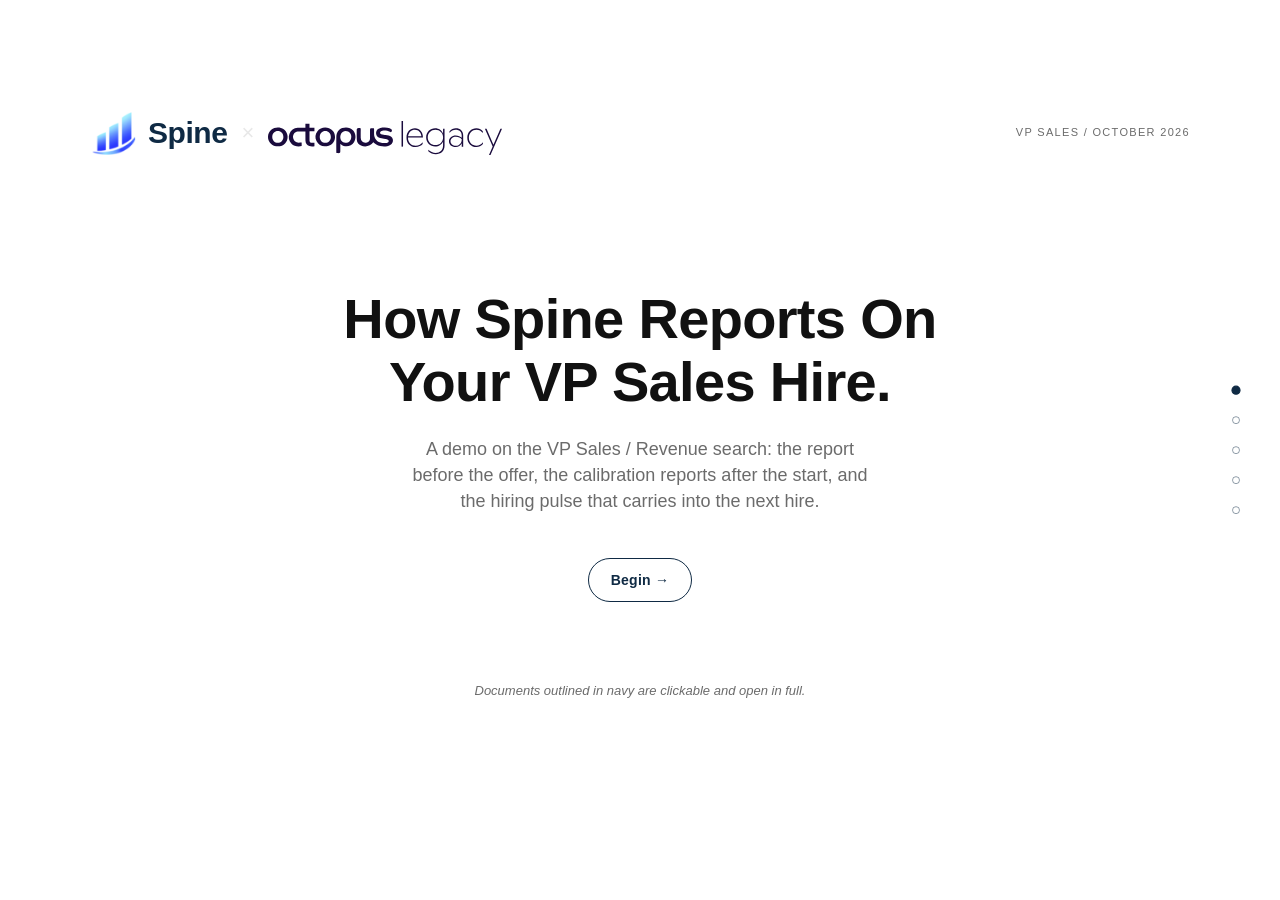
<file: index.html>
<!doctype html>
<html lang="en">
<head>
<meta charset="utf-8" />
<meta name="viewport" content="width=device-width,initial-scale=1" />
<title>Spine, Octopus Legacy</title>
<style>
  :root{
    --spine-icon-url:url("[data-uri]");
    --bg:#ffffff;
    --ink:#111111;
    --ink-soft:#2a2a2a;
    --navy:#0f2a44;
    --navy-soft:rgba(15,42,68,0.6);
    --muted:#6b6b6b;
    --rule:#e8e8e8;
    --rule-strong:#d8d8d8;
    --good:#2a6f3a;
    --bad:#a8201a;
    --warn:#b27a00;
    --paper:#fafaf8;
    --card-shadow:0 2px 8px rgba(15,42,68,0.04);
    --maxw:1100px;
  }

  *{box-sizing:border-box;}
  html,body{margin:0;padding:0;}
  html{scroll-behavior:smooth;}

  body{
    background:var(--bg);
    color:var(--ink);
    font-family:"Helvetica Neue", Helvetica, Arial, system-ui, sans-serif;
    font-size:15px;
    line-height:1.45;
    -webkit-font-smoothing:antialiased;
    -moz-osx-font-smoothing:grayscale;
  }

  .scroll-host{
    height:100vh;
    overflow-y:scroll;
    scroll-snap-type:y mandatory;
  }
  .scroll-host::-webkit-scrollbar{width:0;height:0;}

  section.snap{
    min-height:100vh;
    scroll-snap-align:start;
    padding:96px 32px;
    display:flex;
    flex-direction:column;
    justify-content:center;
  }
  .wrap{
    width:100%;
    max-width:var(--maxw);
    margin:0 auto;
  }

  /* TOPBAR — wordmark + meta on every section */
  .topbar{
    display:flex;
    align-items:center;
    justify-content:space-between;
    padding-bottom:28px;
  }
  .wordmark{
    display:inline-flex;
    align-items:center;
    gap:9px;
    color:#0f2a44;
    font-family:"Helvetica Neue", Helvetica, Arial, sans-serif;
    font-weight:600;
    font-size:22px;
    letter-spacing:-0.01em;
    text-decoration:none;
    line-height:1;
  }
  .spine-icon{
    display:inline-block;
    background-image:var(--spine-icon-url);
    background-repeat:no-repeat;
    background-size:contain;
    background-position:center;
    flex-shrink:0;
  }
  .wordmark .spine-icon{ width:38px; height:42px; }
  .wordmark.is-hero{ font-size:36px; gap:12px; letter-spacing:-0.015em; }
  .wordmark.is-hero .spine-icon{ width:46px; height:50px; }
  .doc-mast .spine-icon{ width:22px; height:24px; }
  .ev-mast .spine-icon{ width:14px; height:15px; }
  .thumb .th-mast .spine-icon, .stack-face .th-mast .spine-icon{ width:14px; height:15px; }
  /* Hero co-brand lockup — Spine × Beam */
  .cobrand{
    display:flex;
    align-items:center;
    gap:14px;
  }
  .cobrand .x{
    font-size:18px;
    font-weight:400;
    color:var(--rule);
    letter-spacing:-0.02em;
  }
  .cobrand .ft-mark{
    display:flex;
    align-items:center;
    gap:6px;
    font-size:18px;
    font-weight:700;
    color:var(--navy);
    letter-spacing:-0.005em;
    line-height:1;
  }
  .cobrand .ft-mark .ft-num{
    display:inline-block;
    background:var(--navy);
    color:#fff;
    padding:5px 8px 4px 8px;
    font-weight:800;
    font-size:14px;
    letter-spacing:0;
    line-height:1;
    border-radius:2px;
  }
  .cobrand.is-hero .ft-mark{ font-size:24px; }
  .cobrand.is-hero .ft-mark .ft-num{ font-size:18px; padding:6px 10px 5px 10px; }
  .cobrand.is-hero .x{ font-size:22px; }
  .cobrand .ft-mark.beam-mark{ display:inline-flex; align-items:center; }
  .cobrand .ft-mark.beam-mark img{ height:28px; width:auto; display:block; }
  .cobrand.is-hero .ft-mark.beam-mark img{ height:42px; }
  .meta{
    color:var(--muted);
    font-size:11px;
    letter-spacing:0.12em;
    text-transform:uppercase;
  }

  /* HERO */
  .hero-stage{
    flex:1;
    display:flex;
    flex-direction:column;
    align-items:center;
    justify-content:center;
    text-align:center;
    padding:24px 0 0 0;
  }
  .hero-stage h1{
    font-size:56px;
    font-weight:700;
    letter-spacing:-0.012em;
    color:var(--ink);
    margin:0 0 22px 0;
    line-height:1.12;
    max-width:22ch;
  }
  .hero-stage .sub{
    font-size:18px;
    color:var(--muted);
    margin:0 0 44px 0;
    max-width:46ch;
  }
  .pill{
    display:inline-flex;
    align-items:center;
    gap:8px;
    border:1px solid var(--navy);
    color:var(--navy);
    padding:11px 22px;
    border-radius:999px;
    font-size:14px;
    font-weight:600;
    text-decoration:none;
    letter-spacing:0.02em;
    transition:background .2s ease, color .2s ease;
  }
  .pill:hover{background:var(--navy); color:#fff;}
  .hero-stage .footnote{
    margin-top:80px;
    font-style:italic;
    color:var(--muted);
    font-size:13px;
  }

  /* EYEBROW + SECTION TITLE */
  .eyebrow{
    font-size:11px;
    color:var(--navy);
    text-transform:uppercase;
    letter-spacing:0.18em;
    font-weight:600;
    margin-bottom:14px;
  }
  h2.section-title{
    font-size:36px;
    font-weight:700;
    letter-spacing:-0.012em;
    line-height:1.12;
    margin:0 0 36px 0;
    color:var(--ink);
    max-width:24ch;
  }
  .body-copy{
    font-size:15.5px;
    color:var(--ink-soft);
    line-height:1.6;
    max-width:60ch;
    margin:0;
  }
  .body-copy + .body-copy{margin-top:12px;}

  /* TWO-COL — text + doc */
  .two-col{
    display:grid;
    grid-template-columns:40fr 55fr;
    gap:48px;
    align-items:center;
  }
  .two-col.flip{grid-template-columns:55fr 40fr;}
  .two-col .text-side{padding-top:0;}

  .doc-link{
    display:inline-flex;
    align-items:center;
    gap:8px;
    border:1px solid var(--navy);
    color:var(--navy);
    text-decoration:none;
    font-size:13px;
    font-weight:600;
    padding:9px 16px;
    margin-top:20px;
    letter-spacing:0.02em;
    transition:background .2s ease, color .2s ease;
  }
  .doc-link:hover{background:var(--navy); color:#fff;}

  /* SECTION 1 — three before/decide/after cards */
  .ctx-row{
    display:grid;
    grid-template-columns:repeat(3,1fr);
    gap:24px;
    margin-top:28px;
  }
  .ctx-card{
    background:#fff;
    border:1px solid var(--rule);
    box-shadow:var(--card-shadow);
    padding:28px;
    border-radius:4px;
  }
  .ctx-card .label{
    font-size:11px;
    color:var(--navy);
    text-transform:uppercase;
    letter-spacing:0.2em;
    font-weight:700;
    margin-bottom:18px;
  }
  .ctx-card .icon{
    width:44px;height:44px;
    display:block;
    margin-bottom:18px;
    color:var(--navy);
  }
  .ctx-card p{
    margin:0;
    font-size:14.5px;
    color:var(--ink-soft);
    line-height:1.55;
  }

  /* SLATE */
  .slate{
    display:grid;
    grid-template-columns:repeat(3,1fr);
    gap:48px;
    margin-bottom:48px;
  }
  .cand{display:flex; flex-direction:column; gap:14px;}
  .cand .name{
    font-size:18px;
    font-weight:700;
    color:var(--ink);
    letter-spacing:-0.01em;
  }
  .bar-row{display:flex; align-items:center; gap:14px;}
  .bar-track{
    width:200px;
    height:16px;
    background:#f3f3f3;
    border:1px solid var(--rule);
    position:relative;
    overflow:hidden;
  }
  .bar-fill{position:absolute; top:0;left:0;bottom:0;}
  .bar-pct{
    font-size:13px;
    color:var(--ink-soft);
    font-variant-numeric:tabular-nums;
    letter-spacing:0.02em;
  }
  .reco{
    font-size:12px;
    font-weight:700;
    letter-spacing:0.16em;
    text-transform:uppercase;
  }
  .reco.bad{color:var(--bad);}
  .reco.good{color:var(--good);}
  .read{
    font-size:14px;
    color:var(--muted);
    line-height:1.5;
    margin:0;
  }

  .callout{
    border:1px solid var(--navy);
    padding:28px 32px;
    text-align:center;
    font-size:18px;
    font-weight:700;
    color:var(--navy);
    letter-spacing:-0.01em;
    line-height:1.4;
    max-width:820px;
    margin:0 auto;
    background:#fff;
  }
  .callout .lede{display:block; color:var(--ink); font-weight:700;}
  .callout .tail{display:block; color:var(--navy); font-weight:700; margin-top:6px;}

  /* A4 — full-size doc preview */
  .a4{
    aspect-ratio: 1 / 1.414;
    background:#fff;
    border:1px solid var(--rule-strong);
    box-shadow:var(--card-shadow);
    padding:36px 40px;
    color:var(--ink);
    font-size:10.5px;
    line-height:1.5;
    position:relative;
    text-decoration:none;
    color:inherit;
    display:block;
  }
  .a4 .a4-top{
    display:flex;
    justify-content:space-between;
    align-items:center;
    margin-bottom:22px;
    padding-bottom:10px;
    border-bottom:1px solid var(--rule);
  }
  .a4 .a4-top .doc-mast{
    display:flex; align-items:center; gap:7px;
    color:var(--navy); font-weight:700;
    font-size:11px; letter-spacing:-0.01em;
  }
  .a4 .a4-top .doc-mark{
    font-size:8.5px;
    color:var(--muted);
    letter-spacing:0.16em;
    text-transform:uppercase;
  }
  .a4 h3{
    font-size:16px;
    font-weight:700;
    letter-spacing:-0.01em;
    color:var(--ink);
    margin:0 0 4px 0;
    line-height:1.2;
  }
  .a4 .a4-sub{
    font-size:10.5px;
    color:var(--muted);
    margin-bottom:14px;
    line-height:1.4;
  }
  .a4 .re{
    font-size:9.5px;
    color:var(--muted);
    text-transform:uppercase;
    letter-spacing:0.14em;
    margin-bottom:18px;
    border-top:1px solid var(--rule);
    border-bottom:1px solid var(--rule);
    padding:8px 0;
  }
  .a4 .re b{color:var(--navy); font-weight:600;}
  .a4 .re-row{display:flex; gap:24px; flex-wrap:wrap;}
  .a4 p{margin:0 0 9px 0;}
  .a4 p strong{color:var(--ink); font-weight:700;}
  .a4 .roman{
    border-top:1px solid var(--rule);
    padding-top:8px;
    margin-top:14px;
    margin-bottom:0;
    font-size:9.5px;
    color:var(--navy);
    font-weight:700;
    letter-spacing:0.14em;
    text-transform:uppercase;
  }
  .a4 .roman:first-of-type{margin-top:0;}
  .a4 .a4-foot{
    position:absolute;
    bottom:18px; left:40px; right:40px;
    display:flex;
    justify-content:space-between;
    font-size:8.5px;
    color:var(--muted);
    letter-spacing:0.14em;
    text-transform:uppercase;
    border-top:1px solid var(--rule);
    padding-top:8px;
  }

  /* Doc-link clickable cover */
  a.a4{transition:transform .25s ease, box-shadow .25s ease;}
  a.a4:hover{transform:translateY(-2px); box-shadow:0 6px 18px rgba(15,42,68,0.08);}

  /* Framework bars inside Doc 01 */
  .fw-row{display:flex; align-items:center; gap:8px; margin:5px 0;}
  .fw-row .fw-label{width:140px; font-size:9.5px; color:var(--ink-soft);}
  .fw-row .fw-bar{height:8px; background:var(--navy); border:none;}
  .fw-row .fw-pct{font-size:9.5px; color:var(--muted); width:30px; text-align:right;}
  .fw-row.boost .fw-bar{background:var(--navy);}
  .fw-row.boost .fw-label::after{content:" \2191"; color:var(--navy); font-weight:700;}

  /* Stack matrix inside Doc 02 */
  .mtx{width:100%; border-collapse:collapse; margin-top:6px; font-size:9.5px;}
  .mtx th{
    text-align:left;
    color:var(--navy);
    font-size:9px;
    letter-spacing:0.12em;
    text-transform:uppercase;
    font-weight:600;
    padding:5px 6px;
    border-bottom:1px solid var(--rule);
  }
  .mtx td{
    padding:5px 6px;
    border-bottom:1px solid var(--rule);
    color:var(--ink-soft);
  }
  .mtx td.cb{text-align:center;}
  .mtx .box{
    display:inline-block;
    width:11px; height:11px;
    border:1px solid var(--rule-strong);
    background:#fff;
  }
  .mtx td.lab{font-weight:600; color:var(--ink);}

  /* Score grid for Doc 03 */
  .score{margin-top:8px; font-size:9.5px;}
  .score-row{display:grid; grid-template-columns:140px repeat(5,28px); gap:6px; align-items:center; margin:3px 0;}
  .score-row .sl{color:var(--ink-soft);}
  .score-row .sb{
    height:18px;
    border:1px solid var(--rule-strong);
    background:#fff;
  }
  .score-head{display:grid; grid-template-columns:140px repeat(5,28px); gap:6px; margin-top:4px; font-size:8.5px; color:var(--muted); letter-spacing:0.12em; text-transform:uppercase;}
  .score-head .sl{visibility:hidden;}
  .score-head .sb{text-align:center;}
  .lined{
    margin-top:12px;
    border:1px solid var(--rule);
    height:42px;
    position:relative;
    background:
      repeating-linear-gradient(to bottom, transparent 0 13px, var(--rule) 13px 14px);
  }
  .lined .lined-lab{
    position:absolute;
    top:-7px; left:8px;
    background:#fff;
    padding:0 6px;
    font-size:8.5px;
    color:var(--navy);
    letter-spacing:0.14em;
    text-transform:uppercase;
    font-weight:600;
  }
  .cand-block{
    border-top:1px solid var(--rule);
    padding-top:10px;
    margin-top:12px;
  }
  .cand-block .cb-name{
    font-size:10px;
    color:var(--navy);
    letter-spacing:0.14em;
    text-transform:uppercase;
    font-weight:700;
    margin-bottom:6px;
  }

  /* SECTION 4 — evidence grid */
  /* SECTION 4 — candidate dossier as one stack, not eighteen icons */
  .stack{
    position:relative;
    width:100%;
    max-width:290px;
    height:330px;
    margin-left:auto;
  }
  .stack .sheet{
    position:absolute;
    width:250px;
    height:300px;
    border:1px solid var(--rule-strong);
    background:#fff;
  }
  .stack .sheet:nth-child(1){left:0;   top:28px; transform:rotate(-3deg);}
  .stack .sheet:nth-child(2){left:18px; top:14px; transform:rotate(1.8deg);}
  .stack .sheet:nth-child(3){left:38px; top:0;}
  .stack .stack-face{
    position:absolute;
    left:38px; top:0;
    width:250px;
    height:300px;
    border:1px solid var(--navy);
    background:#fff;
    padding:16px;
    display:flex;
    flex-direction:column;
    box-shadow:var(--card-shadow);
  }
  .stack .stack-face .th-lines{flex:1;}
  .stack .stack-face .th-foot{margin-top:auto;}

  .ev-foot{
    margin-top:24px;
    font-style:italic;
    color:var(--muted);
    font-size:13.5px;
  }

  .data-note{
    margin-top:12px;
    font-size:12px;
    line-height:1.45;
    color:var(--muted);
    max-width:120ch;
  }
  .data-note b{ color:var(--ink-soft); font-weight:700; }

  /* SECTION 7 — slate thumbnails */
  .thumbs-row{
    display:grid;
    grid-template-columns:repeat(4,1fr);
    gap:18px;
    margin-top:40px;
    align-items:stretch;
  }
  .thumb-side{
    width:100%;
    max-width:340px;
    justify-self:center;
    align-self:center;
  }
  .thumb-side .thumb{max-width:none;}
  .thumb.no-link{cursor:default;}
  .thumb{
    aspect-ratio: 14 / 19;
    background:#fff;
    border:1px solid var(--rule-strong);
    padding:14px 14px 12px;
    display:flex; flex-direction:column;
    text-decoration:none;
    color:inherit;
    box-shadow:var(--card-shadow);
    position:relative;
    transition:transform .2s ease, box-shadow .2s ease;
  }
  a.thumb:hover{transform:translateY(-2px); box-shadow:0 6px 16px rgba(15,42,68,0.1);}
  .thumb.recommend{border:2px solid var(--navy);}
  .thumb .th-mast, .stack-face .th-mast{
    display:flex; align-items:center; gap:6px;
    color:var(--navy); font-weight:700; font-size:11px;
    padding-bottom:8px;
    border-bottom:1px solid var(--rule);
    margin-bottom:10px;
  }
  .thumb .th-tag{
    display:inline-block;
    font-size:8.5px;
    color:#fff;
    background:var(--navy);
    padding:2px 6px;
    letter-spacing:0.16em;
    text-transform:uppercase;
    font-weight:700;
    margin-bottom:8px;
    align-self:flex-start;
  }
  .thumb .th-eyebrow, .stack-face .th-eyebrow{
    font-size:8.5px;
    color:var(--navy);
    letter-spacing:0.18em;
    text-transform:uppercase;
    font-weight:700;
    margin-bottom:6px;
  }
  .thumb .th-title, .stack-face .th-title{
    font-size:11.5px;
    font-weight:700;
    color:var(--ink);
    line-height:1.2;
    letter-spacing:-0.01em;
    margin-bottom:10px;
  }
  .thumb .th-lines, .stack-face .th-lines{flex:1; display:flex; flex-direction:column; gap:4px; justify-content:flex-start;}
  .thumb .th-lines span, .stack-face .th-lines span{height:2px; background:var(--rule); display:block;}
  .thumb .th-lines span:nth-child(odd), .stack-face .th-lines span:nth-child(odd){width:92%;}
  .thumb .th-lines span:nth-child(3n), .stack-face .th-lines span:nth-child(3n){width:78%;}
  .thumb .th-lines span:nth-child(5n), .stack-face .th-lines span:nth-child(5n){width:64%;}
  .thumb.slate-thumb .th-mini{
    display:grid; grid-template-columns:repeat(3,1fr); gap:6px;
    margin-top:8px;
  }
  .thumb.slate-thumb .th-mini .col{
    display:flex; flex-direction:column; gap:3px;
    padding:6px 4px;
    border:1px solid var(--rule);
  }
  .thumb.slate-thumb .col .nm{font-size:7.5px; font-weight:700; color:var(--ink); letter-spacing:-0.01em;}
  .thumb.slate-thumb .col .bb{height:4px; background:var(--rule);}
  .thumb.slate-thumb .col.a .bb{width:46%; background:var(--navy-soft);}
  .thumb.slate-thumb .col.b .bb{width:72%; background:var(--navy);}
  .thumb.slate-thumb .col.c .bb{width:22%; background:#cccccc;}
  .thumb .th-foot, .stack-face .th-foot{
    margin-top:auto; padding-top:8px;
    font-size:8px; color:var(--muted);
    letter-spacing:0.14em; text-transform:uppercase;
    border-top:1px solid var(--rule);
    display:flex; justify-content:space-between;
  }

  /* SECTION 8 — timeline + thumbnails + verdict */
  .timeline{margin-bottom:32px;}
  .tl-row{
    position:relative;
    display:grid;
    grid-template-columns:repeat(3,1fr);
    gap:0;
    align-items:start;
  }
  .tl-line{
    position:absolute;
    left:8%; right:8%;
    top:11px;
    height:1px;
    background:var(--rule);
    z-index:0;
  }
  .tl-arrow{
    position:absolute;
    left:83.4%; top:6px;
    transform:translateX(-19px);
    width:0;height:0;
    border-left:8px solid var(--navy);
    border-top:5px solid transparent;
    border-bottom:5px solid transparent;
  }
  .checkpoint{
    position:relative;
    z-index:1;
    text-align:center;
    padding:0 12px;
    display:flex; flex-direction:column; align-items:center;
  }
  .dot{
    width:22px;height:22px;
    border-radius:50%;
    background:#fff;
    border:1.5px solid var(--navy);
    margin:0 auto 14px auto;
    display:flex;align-items:center;justify-content:center;
    color:var(--navy);
    font-size:11px;
    font-weight:700;
  }
  .checkpoint .cp-label{
    font-size:13px;
    font-weight:700;
    color:var(--ink);
    letter-spacing:-0.005em;
    margin-bottom:4px;
  }
  .checkpoint .cp-cap{
    font-size:13px;
    color:var(--muted);
    margin-bottom:18px;
  }
  .checkpoint .thumb{width:100%; max-width:200px;}

  .verdict-row{
    display:grid;
    grid-template-columns:1fr 1fr;
    gap:24px;
    margin-top:28px;
  }
  .verdict-card{
    border:1px solid var(--rule);
    border-left:4px solid var(--navy);
    background:#fff;
    padding:22px 26px;
    box-shadow:var(--card-shadow);
  }
  .verdict-card.green{border-left-color:var(--good);}
  .verdict-card.amber{border-left-color:var(--warn);}
  a.verdict-card{text-decoration:none; color:inherit; cursor:pointer; transition:transform .2s ease, box-shadow .2s ease;}
  a.verdict-card:hover{transform:translateY(-2px); box-shadow:0 6px 16px rgba(15,42,68,0.1);}
  .verdict-card .vt{
    font-size:13px;
    font-weight:700;
    letter-spacing:0.05em;
    text-transform:uppercase;
    margin-bottom:10px;
  }
  .verdict-card.green .vt{color:var(--good);}
  .verdict-card.amber .vt{color:var(--warn);}
  .verdict-card p{
    margin:0;
    font-size:14px;
    color:var(--ink-soft);
    line-height:1.55;
  }

  /* Day-90 thumbnail special */
  .thumb.day90 .th-verdict{
    background:var(--navy);
    color:#fff;
    margin:-14px -14px 10px -14px;
    padding:10px 14px;
    display:flex; align-items:center; gap:10px;
  }
  .thumb.day90 .th-verdict .v-letter{
    font-size:22px; font-weight:700; letter-spacing:-0.02em;
  }
  .thumb.day90 .th-verdict .v-text{
    font-size:9px; line-height:1.3; color:rgba(255,255,255,0.85);
  }
  .thumb .status-row{display:flex; gap:6px; margin-top:6px;}
  .thumb .status-row .pip{
    flex:1; height:5px; background:var(--good);
  }
  .thumb .intervention{
    margin-top:10px;
    border-left:3px solid var(--warn);
    padding:5px 8px;
    background:#fbf6ec;
    font-size:8px;
    color:var(--ink);
    letter-spacing:0.04em;
    line-height:1.35;
  }
  .thumb .intervention b{color:var(--warn); letter-spacing:0.14em; text-transform:uppercase; font-size:7.5px; display:block; margin-bottom:2px;}
  .thumb .ttsd{
    display:grid; grid-template-columns:repeat(3,1fr);
    gap:4px; margin-top:8px;
  }
  .thumb .ttsd .lab{
    font-size:7.5px;
    color:var(--navy);
    letter-spacing:0.14em;
    text-transform:uppercase;
    font-weight:700;
    text-align:center;
  }

  /* SECTION 9 — offer */
  .offer-row{
    display:grid;
    grid-template-columns:1fr 1fr;
    gap:32px;
    align-items:stretch;
  }
  .offer-card{
    background:#fff;
    border:1px solid var(--rule);
    padding:38px 40px;
    box-shadow:var(--card-shadow);
    display:flex; flex-direction:column;
  }
  .offer-card h3{
    font-size:24px;
    font-weight:700;
    color:var(--navy);
    margin:0 0 10px 0;
    letter-spacing:-0.01em;
  }
  .offer-card .lead{
    color:var(--ink-soft);
    font-size:15px;
    line-height:1.55;
    margin:0 0 22px 0;
  }
  .offer-bullets{list-style:none; padding:0; margin:0 0 22px 0;}
  .offer-bullets li{
    display:flex; gap:12px;
    margin-bottom:14px;
    font-size:14px;
    color:var(--ink-soft);
    line-height:1.5;
  }
  .offer-bullets .b-num{
    flex:0 0 22px;
    width:22px; height:22px;
    border-radius:50%;
    border:1.5px solid var(--navy);
    color:var(--navy);
    font-size:11px; font-weight:700;
    display:flex; align-items:center; justify-content:center;
    margin-top:1px;
  }
  .fee-table{
    width:100%;
    border-collapse:collapse;
    margin:0 0 20px 0;
    font-size:14px;
    color:var(--ink-soft);
  }
  .fee-table thead th{
    font-size:10.5px;
    letter-spacing:0.14em;
    text-transform:uppercase;
    font-weight:700;
    color:var(--muted);
    text-align:left;
    padding:0 0 6px 0;
    border-bottom:1px solid var(--ink);
  }
  .fee-table thead th:last-child{text-align:right;}
  .fee-table tbody td{
    padding:7px 0;
    border-bottom:1px solid #f0f0f0;
  }
  .fee-table tbody td:last-child{
    text-align:right;
    font-weight:700;
    color:var(--navy);
  }
  .offer-card hr{
    border:none;
    border-top:1px solid var(--rule);
    margin:14px 0 18px 0;
  }
  .fee-eyebrow{
    font-size:11px;
    color:var(--navy);
    letter-spacing:0.18em;
    text-transform:uppercase;
    font-weight:700;
    margin-bottom:6px;
  }
  .fee{
    font-size:32px;
    font-weight:700;
    color:var(--navy);
    letter-spacing:-0.015em;
    line-height:1;
    margin-bottom:8px;
  }
  .fee-fine{font-size:13px; color:var(--muted); margin:0;}
  .offer-card .guarantee{
    margin-top:18px;
    font-style:italic;
    color:var(--muted);
    font-size:13px;
    line-height:1.5;
  }

  .cta-card{
    text-align:left;
    justify-content:center;
  }
  .cta-card h3{margin-bottom:14px;}
  .cta-card .cta-body{
    color:var(--ink-soft);
    font-size:15.5px;
    line-height:1.55;
    margin:0 0 28px 0;
  }
  .cta-btn{
    display:inline-flex;
    align-items:center; gap:10px;
    background:var(--navy);
    color:#fff;
    text-decoration:none;
    padding:14px 22px;
    font-size:15px;
    font-weight:600;
    letter-spacing:0.01em;
    align-self:flex-start;
    transition:background .2s ease;
  }
  .cta-btn:hover{background:#0a1c2e;}
  .cta-foot{
    margin-top:18px;
    color:var(--muted);
    font-size:13px;
  }

  /* FOOTER */
  footer{
    border-top:1px solid var(--rule);
    padding:24px 32px;
    text-align:left;
  }
  footer .wrap{
    color:var(--muted);
    font-size:12px;
    letter-spacing:0.04em;
  }

  /* SIDE NAV */
  .sidenav{
    position:fixed;
    left:28px;
    top:50%;
    transform:translateY(-50%);
    z-index:50;
    display:flex;
    flex-direction:column;
    gap:14px;
  }
  .sidenav button{
    all:unset;
    display:flex;
    align-items:center;
    gap:12px;
    cursor:pointer;
    color:var(--navy);
    font-size:11px;
    text-transform:uppercase;
    letter-spacing:0.16em;
    opacity:0.45;
    transition:opacity .25s ease;
  }
  .sidenav button:hover{opacity:1;}
  .sidenav .sd-dot{
    width:8px;height:8px;
    border-radius:50%;
    border:1.25px solid var(--navy);
    background:transparent;
    transition:background .25s ease, transform .25s ease;
    flex:0 0 auto;
  }
  .sidenav button.active{opacity:1;}
  .sidenav button.active .sd-dot{background:var(--navy); transform:scale(1.15);}
  .sidenav .sd-label{
    white-space:nowrap;
    transition:opacity .25s ease, max-width .25s ease;
    max-width:0;
    overflow:hidden;
    opacity:0;
  }
  .sidenav button:hover .sd-label{
    max-width:240px;
    opacity:1;
  }

  /* COMPACT — slides 3, 6, 7, 9 (fit without scrolling) */
  section.snap.compact{padding-top:64px !important; padding-bottom:64px !important;}
  section.snap.compact .topbar{margin-bottom:18px;}
  section.snap.compact .eyebrow{margin-bottom:10px;}
  section.snap.compact h2.section-title{font-size:30px; margin-bottom:22px;}
  section.snap.compact .body-copy{font-size:14.5px; line-height:1.55;}
  section.snap.compact .body-copy + .body-copy{margin-top:9px;}
  section.snap.compact .two-col, section.snap.compact .two-col.flip{gap:48px !important;}
  section.snap.compact .a4{max-height:520px !important;}
  section.snap#sec-2 .slate{margin-bottom:20px;}
  section.snap#sec-2 .callout{padding:18px 24px; margin-bottom:24px;}
  section.snap#sec-2 .thumbs-row{gap:16px;}
  section.snap#sec-2 .cand{gap:10px;}

  /* Slate entry animation — bars sweep + text fades in when sec-7 enters viewport */
  section.snap#sec-2 .cand .bar-fill{
    transform:scaleX(0);
    transform-origin:left center;
    transition:transform 1.1s cubic-bezier(0.22, 1, 0.36, 1);
  }
  section.snap#sec-2 .cand .bar-pct,
  section.snap#sec-2 .cand .reco,
  section.snap#sec-2 .cand .read{
    opacity:0;
    transform:translateY(6px);
    transition:opacity 0.55s ease, transform 0.55s ease;
  }
  section.snap#sec-2 .callout{
    opacity:0;
    transform:translateY(8px);
    transition:opacity 0.7s ease, transform 0.7s ease;
  }
  section.snap#sec-2.is-visible .cand .bar-fill{transform:scaleX(1);}
  section.snap#sec-2.is-visible .cand .bar-pct,
  section.snap#sec-2.is-visible .cand .reco,
  section.snap#sec-2.is-visible .cand .read{
    opacity:1;
    transform:translateY(0);
  }
  section.snap#sec-2.is-visible .callout{
    opacity:1;
    transform:translateY(0);
    transition-delay:1.55s;
  }
  /* Cross-candidate stagger — Candidate 1 → Candidate 2 → Candidate 3 */
  section.snap#sec-2.is-visible .cand:nth-child(1) .bar-fill{transition-delay:0.15s;}
  section.snap#sec-2.is-visible .cand:nth-child(2) .bar-fill{transition-delay:0.55s;}
  section.snap#sec-2.is-visible .cand:nth-child(3) .bar-fill{transition-delay:0.95s;}
  section.snap#sec-2.is-visible .cand:nth-child(1) .bar-pct,
  section.snap#sec-2.is-visible .cand:nth-child(1) .reco{transition-delay:0.45s;}
  section.snap#sec-2.is-visible .cand:nth-child(1) .read{transition-delay:0.65s;}
  section.snap#sec-2.is-visible .cand:nth-child(2) .bar-pct,
  section.snap#sec-2.is-visible .cand:nth-child(2) .reco{transition-delay:0.85s;}
  section.snap#sec-2.is-visible .cand:nth-child(2) .read{transition-delay:1.05s;}
  section.snap#sec-2.is-visible .cand:nth-child(3) .bar-pct,
  section.snap#sec-2.is-visible .cand:nth-child(3) .reco{transition-delay:1.25s;}
  section.snap#sec-2.is-visible .cand:nth-child(3) .read{transition-delay:1.45s;}

  /* SEC-8 — one continuous sweep, eased the same way as the sec-7 slate bars:
     soft start, cruise, soft settle. Thumbnails stay static. */
  @keyframes tl-walk{
    0%   {left:8%;    opacity:0;}
    5%   {opacity:1;}
    100% {left:83.4%; opacity:1;}
  }
  @keyframes tl-draw{
    from {transform:scaleX(0);}
    to   {transform:scaleX(.898);}
  }
  section.snap#sec-3 .tl-line{
    transform:scaleX(0);
    transform-origin:left center;
  }
  section.snap#sec-3 .tl-arrow{opacity:0;}
  section.snap#sec-3 .checkpoint:nth-child(5) .dot{ font-size:9px; letter-spacing:-0.04em; min-width:22px; max-width:22px; flex:0 0 22px; overflow:hidden; }
  section.snap#sec-3 .checkpoint .dot{
    opacity:0;
    transform:scale(.82);
    transition:opacity .55s ease, transform .55s cubic-bezier(0.22, 1, 0.36, 1);
  }
  section.snap#sec-3 .checkpoint .cp-label,
  section.snap#sec-3 .checkpoint .cp-cap{
    opacity:0;
    transform:translateY(6px);
    transition:opacity .55s ease, transform .55s ease;
  }

  section.snap#sec-3.is-visible .tl-line{
    animation:tl-draw 2.6s ease-in-out forwards;
  }
  section.snap#sec-3.is-visible .tl-arrow{
    animation:tl-walk 2.6s ease-in-out forwards;
  }
  section.snap#sec-3.is-visible .checkpoint .dot,
  section.snap#sec-3.is-visible .checkpoint .cp-label,
  section.snap#sec-3.is-visible .checkpoint .cp-cap{opacity:1; transform:none;}
  /* .tl-row children: .tl-line, .tl-arrow, then the three checkpoints.
     The eased arrow reaches 45 / 90 / 180 at 0.61s, 1.39s and 2.60s. */
  section.snap#sec-3.is-visible .checkpoint:nth-child(3) .dot{transition-delay:.42s;}
  section.snap#sec-3.is-visible .checkpoint:nth-child(3) .cp-label{transition-delay:.56s;}
  section.snap#sec-3.is-visible .checkpoint:nth-child(3) .cp-cap{transition-delay:.64s;}
  section.snap#sec-3.is-visible .checkpoint:nth-child(4) .dot{transition-delay:1.20s;}
  section.snap#sec-3.is-visible .checkpoint:nth-child(4) .cp-label{transition-delay:1.34s;}
  section.snap#sec-3.is-visible .checkpoint:nth-child(4) .cp-cap{transition-delay:1.42s;}
  section.snap#sec-3.is-visible .checkpoint:nth-child(5) .dot{transition-delay:2.36s;}
  section.snap#sec-3.is-visible .checkpoint:nth-child(5) .cp-label{transition-delay:2.50s;}
  section.snap#sec-3.is-visible .checkpoint:nth-child(5) .cp-cap{transition-delay:2.58s;}

  @media (prefers-reduced-motion: reduce){
    section.snap#sec-2 .cand .bar-fill,
    section.snap#sec-2 .cand .bar-pct,
    section.snap#sec-2 .cand .reco,
    section.snap#sec-2 .cand .read,
    section.snap#sec-2 .callout,
    section.snap#sec-3 .tl-line,
    section.snap#sec-3 .tl-arrow,
    section.snap#sec-3 .checkpoint .dot,
    section.snap#sec-3 .checkpoint .cp-label,
    section.snap#sec-3 .checkpoint .cp-cap{
      opacity:1 !important;
      transition:none !important;
      animation:none !important;
    }
    section.snap#sec-2 .cand .bar-fill,
    section.snap#sec-2 .cand .bar-pct,
    section.snap#sec-2 .cand .reco,
    section.snap#sec-2 .cand .read,
    section.snap#sec-2 .callout,
    section.snap#sec-3 .checkpoint .dot,
    section.snap#sec-3 .checkpoint .cp-label,
    section.snap#sec-3 .checkpoint .cp-cap{transform:none !important;}
    section.snap#sec-3 .tl-line{transform:scaleX(.898) !important;}
    section.snap#sec-3 .tl-arrow{transform:translateX(-19px) !important;}
  }

  section.snap#sec-3.compact .timeline{margin-bottom:20px;}
  section.snap#sec-3.compact .checkpoint .thumb{max-width:180px;}
  section.snap#sec-5.compact .offer-card{padding:26px 30px;}
  section.snap#sec-5 .fee-table{margin-bottom:16px;}
  section.snap#sec-5 .offer-bullets li{margin-bottom:11px;}
  section.snap#sec-5 .offer-card .lead{margin-bottom:16px;}
  section.snap#sec-5.compact .fee{font-size:36px; margin:6px 0;}

  /* RESPONSIVENESS */
  @media (max-width:1000px){
    .ctx-row, .slate, .verdict-row, .offer-row, .thumbs-row{grid-template-columns:1fr; gap:20px;}
    .two-col, .two-col.flip{grid-template-columns:1fr;}
    .stack{margin:0 auto;}
    h2.section-title{font-size:28px;}
    .hero-stage h1{font-size:40px;}
  }

  /* PHONES — the side nav and the masthead meta both collide with content
     at this width, so drop them and let the copy have the full column. */
  @media (max-width:700px){
    .sidenav{display:none !important;}
    .topbar .meta{display:none;}
    section.snap{padding:56px 20px;}
    .hero-stage h1{font-size:32px; max-width:100%;}
    .hero-stage .sub{font-size:16px; margin-bottom:32px;}
    .hero-stage .footnote{margin-top:44px; font-size:12px;}
    .cobrand.is-hero .ft-mark.beam-mark img{height:34px;}
    h2.section-title{font-size:25px;}
    .body-copy{font-size:14.5px;}
    .stack{max-width:230px; height:265px;}
    .stack .sheet, .stack .stack-face{width:200px; height:240px;}
    .stack .sheet:nth-child(2){left:14px;}
    .stack .sheet:nth-child(3), .stack .stack-face{left:28px;}

    /* Document thumbnails are 14:19, so at full phone width they become
       475px tall and blow the section out. Cap and centre them. */
    .thumb-side .thumb{max-width:230px; margin:0 auto;}
    .thumbs-row{grid-template-columns:1fr 1fr; gap:14px; margin-top:26px;}
    .slate{gap:26px; margin-bottom:26px;}

    /* Step 07: a three-column timeline does not survive 390px. Stack it. */
    section.snap#sec-3 .tl-row{grid-template-columns:1fr; gap:26px;}
    section.snap#sec-3 .tl-line,
    section.snap#sec-3 .tl-arrow{display:none;}
    section.snap#sec-3 .checkpoint{padding:0;}
    section.snap#sec-3 .checkpoint .thumb{max-width:230px; margin:0 auto;}
    section.snap#sec-3.compact .checkpoint .thumb{max-width:230px;}
    /* With the arrow gone, do not hold the checkpoints back on a delay. */
    section.snap#sec-3 .checkpoint .dot,
    section.snap#sec-3 .checkpoint .cp-label,
    section.snap#sec-3 .checkpoint .cp-cap{
      opacity:1 !important; transform:none !important; transition-delay:0s !important;
    }
  }

  /* PRINT */
  @page{size: Letter landscape; margin: 0.5in;}
  @media print{
    html, body{background:#fff !important; height:auto !important; overflow:visible !important; -webkit-print-color-adjust:exact; print-color-adjust:exact;}
    .sidenav{display:none !important;}
    .scroll-host{height:auto !important; overflow:visible !important; scroll-snap-type:none !important; display:block !important;}
    section.snap{min-height:0 !important; height:auto !important; padding:24px 0 !important; display:block !important; break-before:page; page-break-before:always; break-inside:avoid; page-break-inside:avoid;}
    section.snap:first-of-type{break-before:auto; page-break-before:auto;}
    .wrap{max-width:none !important; width:100% !important;}
    .a4{aspect-ratio:auto !important;}
    .a4 .a4-foot{position:static !important; margin-top:14px;}
    .verdict-row, .offer-row, .thumbs-row, .ctx-row, .slate{break-inside:avoid; page-break-inside:avoid;}
    a.a4, .thumb, .stack .stack-face{box-shadow:none !important;}
  }

  mark{ background:#fff59d; color:inherit; padding:0 2px; border-radius:2px;
        -webkit-print-color-adjust:exact; print-color-adjust:exact; }

  /* Octopus Legacy text mark */
  .cobrand .ft-mark.ol-mark{ font-size:26px; font-weight:700; color:var(--ink); letter-spacing:-0.01em; }
  .cobrand.is-hero .ft-mark.ol-mark{ font-size:30px; }
  /* Hiring pulse */
  .pulse-row{ display:grid; grid-template-columns:repeat(3,1fr); gap:0; margin-top:28px; position:relative; }
  .pulse-card{ background:#fff; border:1px solid var(--rule); box-shadow:var(--card-shadow); padding:24px 26px; margin-right:28px; position:relative; }
  .pulse-card:last-child{ margin-right:0; }
  .pulse-card:not(:last-child)::after{ content:"\2192"; position:absolute; right:-24px; top:50%; transform:translateY(-50%); color:var(--navy); font-weight:700; font-size:20px; }
  .pulse-card .step{ font-size:11px; color:var(--navy); text-transform:uppercase; letter-spacing:0.2em; font-weight:700; margin-bottom:8px; }
  .pulse-card h4{ font-size:17px; margin:0 0 12px 0; color:var(--ink); letter-spacing:-0.01em; }
  .pulse-card .k{ font-size:11px; color:var(--muted); text-transform:uppercase; letter-spacing:0.14em; font-weight:700; margin:12px 0 4px 0; }
  .pulse-card p{ margin:0; font-size:14px; color:var(--ink-soft); line-height:1.5; }
  .pulse-card.next{ border-style:dashed; box-shadow:none; }
  .pulse-cta{ display:flex; gap:16px; margin-top:28px; flex-wrap:wrap; }
  @media (max-width:900px){
    .pulse-row{ grid-template-columns:1fr; gap:28px; }
    .pulse-card{ margin-right:0; }
    .pulse-card:not(:last-child)::after{ content:"\2193"; right:auto; left:50%; top:auto; bottom:-26px; transform:translateX(-50%); }
  }
  mark.rev{ background:#e9d5ff; color:inherit; padding:0 2px; -webkit-print-color-adjust:exact; print-color-adjust:exact; }
  .cobrand .ft-mark.ol-logo img{ height:24px; width:auto; display:block; }
  .cobrand.is-hero .ft-mark.ol-logo img{ height:34px; }
  .cobrand .ft-mark.ol-logo{ position:relative; top:5px; }
  .cobrand .ft-mark.ol-logo.rev-box{ outline:3px solid #e9d5ff; outline-offset:6px; }
  @media (max-width:700px){
    .cobrand.is-hero{ flex-wrap:wrap; row-gap:10px; }
    .cobrand.is-hero .ft-mark.ol-logo img{ height:22px; }
    .cobrand .ft-mark.ol-logo{ top:3px; }
  }
  .reco.mid{ color:var(--warn); }
  @media (min-width:701px){
    section.snap#sec-2 .thumbs-row{ display:flex; justify-content:center; gap:40px; margin-top:44px; }
    section.snap#sec-2 .thumbs-row .thumb{ width:240px; flex:0 0 240px; }
  }
  a.thumb{ border-color:var(--navy); }
  @media (max-width:700px){
    .scroll-host{ scroll-snap-type:y proximity; }
    section.snap:last-of-type{ scroll-snap-align:none; }
  }
</style>
</head>
<body>


<!-- SVG icon sprite -->
<svg width="0" height="0" style="position:absolute" aria-hidden="true" focusable="false">
  <defs>
    <symbol id="ic-search" viewBox="0 0 48 48">
      <g fill="none" stroke="currentColor" stroke-width="2.4" stroke-linecap="round" stroke-linejoin="round">
        <circle cx="21" cy="21" r="11"></circle>
        <line x1="29" y1="29" x2="38" y2="38"></line>
      </g>
    </symbol>
    <symbol id="ic-check" viewBox="0 0 48 48">
      <g fill="none" stroke="currentColor" stroke-width="2.4" stroke-linecap="round" stroke-linejoin="round">
        <circle cx="24" cy="24" r="16"></circle>
        <polyline points="16,25 22,31 33,18"></polyline>
      </g>
    </symbol>
    <symbol id="ic-clock" viewBox="0 0 48 48">
      <g fill="none" stroke="currentColor" stroke-width="2.4" stroke-linecap="round" stroke-linejoin="round">
        <circle cx="24" cy="24" r="16"></circle>
        <polyline points="24,14 24,24 32,28"></polyline>
      </g>
    </symbol>
  </defs>
</svg>

<!-- SIDE NAV -->
<nav class="sidenav" aria-label="Section navigation">
  <button data-target="sec-1" class="active"><span class="sd-dot"></span><span class="sd-label">What does Spine do?</span></button>
  <button data-target="sec-2"><span class="sd-dot"></span><span class="sd-label">The decision report</span></button>
  <button data-target="sec-3"><span class="sd-dot"></span><span class="sd-label">Calibrate &amp; validate</span></button>
  <button data-target="sec-4"><span class="sd-dot"></span><span class="sd-label">Building your hiring pulse</span></button>
  <button data-target="sec-5"><span class="sd-dot"></span><span class="sd-label">The terms</span></button>
</nav>

<main class="scroll-host" id="scroller">

  <!-- SECTION 0 — Hero -->
  <section class="snap" id="sec-0" data-screen-label="00 Hero">
    <div class="wrap" style="display:flex; flex-direction:column; flex:1;">
      <div class="topbar">
        <div class="cobrand is-hero">
          <a class="wordmark is-hero" href="#sec-0" style="font-size: 30px;">
            <span class="spine-icon" aria-hidden="true"></span>
            <span>Spine</span>
          </a>
          <span class="x">×</span>
          <span class="ft-mark ol-logo" style="display:inline-flex;align-items:center;"><img src="assets/octopus-legacy-logo.svg" alt="Octopus Legacy"></span>
        </div>
        <div class="meta">VP SALES / OCTOBER 2026</div>
      </div>
      <div class="hero-stage">
        <h1>How Spine Reports On<br>Your VP Sales Hire.</h1>
        <p class="sub">A demo on the VP Sales / Revenue search: the report before the offer, the calibration reports after the start, and the hiring pulse that carries into the next hire.</p>
        <a class="pill" href="#sec-1">Begin →</a>
        <p class="footnote">Documents outlined in navy are clickable and open in full.</p>
      </div>
    </div>
  </section>

  <!-- SECTION 1 — What Spine does -->
  <section class="snap" id="sec-1" data-screen-label="01 What Spine does">
    <div class="wrap">
      <div class="topbar">
        <a class="wordmark" href="#sec-0"><span class="spine-icon" aria-hidden="true"></span><span>Spine</span></a>
        
      </div>
      <div class="eyebrow">What does Spine do?</div>
      <h2 class="section-title">We find the right leader, then prove the hire works.</h2>
      <p class="body-copy">Octopus Legacy went from about 40 people to 200 in a few years, and the leadership team is now catching up with the business. The VP Sales / Revenue sets how the partnership channel and its team of about 20 scale towards 50,000 cases.</p>
      <p class="body-copy">A hire at this level is too expensive to judge on a CV and a good final round. Spine puts every hire in writing: what the evidence says before the offer, how the person is tracking once they start, and what that teaches you about the next hire.</p>

      <div class="ctx-row">
        <div class="ctx-card">
          <svg class="icon" viewBox="0 0 48 48"><use href="#ic-search"></use></svg>
          <div class="label">Evidence-led decision making</div>
          <p>One decision report per final candidate and a side-by-side final round review. Every claim cites its evidence.</p>
        </div>
        <div class="ctx-card">
          <svg class="icon" viewBox="0 0 48 48"><use href="#ic-clock"></use></svg>
          <div class="label">Calibrate &amp; validate your hire</div>
          <p>A calibration report at Day 30, 60 and 90 against the outcomes agreed at kick-off: on track, off track, and what to change.</p>
        </div>
        <div class="ctx-card">
          <svg class="icon" viewBox="0 0 48 48"><use href="#ic-check"></use></svg>
          <div class="label">Building your hiring pulse</div>
          <p>Each verdict feeds Octopus Legacy&rsquo;s hiring pulse, so the bar for the next hire is written from evidence.</p>
        </div>
      </div>
    </div>
  </section>

  <!-- SECTION 2 — Decision report -->
  <section class="snap compact" id="sec-2" data-screen-label="02 Decision report">
    <div class="wrap">
      <div class="topbar">
        <a class="wordmark" href="#sec-0"><span class="spine-icon" aria-hidden="true"></span><span>Spine</span></a>
        
      </div>
      <div class="eyebrow">The decision report</div>
      <h2 class="section-title">Three final candidates. One recommendation, in writing.</h2>

      <div class="slate">
        <div class="cand">
          <div class="name">Candidate 1</div>
          <div class="bar-row">
            <div class="bar-track"><div class="bar-fill" style="width:46%; background:rgba(15,42,68,0.6);"></div></div>
            <div class="bar-pct">APP 30–46%</div>
          </div>
          <div class="reco mid">Worth a second look</div>
          <p class="read">Strong enterprise software record. Every partnership was signed by a product that sold itself, with no service behind it to scale.</p>
        </div>
        <div class="cand">
          <div class="name">Candidate 2</div>
          <div class="bar-row">
            <div class="bar-track"><div class="bar-fill" style="width:76%; background:#0f2a44;"></div></div>
            <div class="bar-pct">APP 60–76%</div>
          </div>
          <div class="reco good">Strong recommend</div>
          <p class="read">Built a pension-provider referral channel at a consumer fintech from nothing to a third of new customers. Consultative with older customers.</p>
        </div>
        <div class="cand">
          <div class="name">Candidate 3</div>
          <div class="bar-row">
            <div class="bar-track"><div class="bar-fill" style="width:34%; background:#cccccc;"></div></div>
            <div class="bar-pct">APP 18–34%</div>
          </div>
          <div class="reco bad">Decline</div>
          <p class="read">Best in the room. Two references describe pressure on customers to hit the number, the profile that has not worked here before.</p>
        </div>
      </div>

      <div class="callout">
        <span class="lede">Candidate 3 gave the best interview.</span>
        <span class="tail">Candidate 2 has the stronger track record, and is the better hire.</span>
      </div>

      <div class="thumbs-row">
        <a class="thumb" href="docs/01 - Final Round Review.html" target="_blank" rel="noopener">
          <div class="th-mast"><span class="spine-icon" aria-hidden="true"></span><span>Spine</span></div>
          <div class="th-eyebrow">Final round review</div>
          <div class="th-title">All three candidates</div>
          <div class="th-lines"><span></span><span></span><span></span><span></span><span></span><span></span><span></span></div>
          <div class="th-foot"><span>Doc 01</span><span>1 page</span></div>
        </a>
        <a class="thumb recommend" href="docs/02 - Decision Report - Candidate 2.html" target="_blank" rel="noopener">
          <div class="th-mast"><span class="spine-icon" aria-hidden="true"></span><span>Spine</span></div>
          <span class="th-tag">Recommend</span><div class="th-eyebrow">Decision report</div>
          <div class="th-title">Candidate 2</div>
          <div class="th-lines"><span></span><span></span><span></span><span></span><span></span><span></span><span></span></div>
          <div class="th-foot"><span>Doc 02</span><span>Strong rec.</span></div>
        </a>
      </div>

      <p class="data-note"><b>APP (A-Player Probability):</b> how likely we think each candidate is to become a top performer in this role.</p>
    </div>
  </section>

  <!-- SECTION 3 — Day 30/60/90 -->
  <section class="snap compact" id="sec-3" data-screen-label="03 Day 30 60 90">
    <div class="wrap">
      <div class="topbar">
        <a class="wordmark" href="#sec-0"><span class="spine-icon" aria-hidden="true"></span><span>Spine</span></a>
        
      </div>
      <div class="eyebrow">Calibrate &amp; validate your hire</div>
      <h2 class="section-title">We validate the hire alongside you for 3 months.</h2>
      <p class="body-copy" style="max-width:80ch; margin-bottom:32px;">Most leadership hires that fail show it in the first three months, long after a recruiter has been paid and gone. For a VP Sales / Revenue we track three signals from Day 1: partners signed, referral cases flowing from those partners, and the AE and AM hires made and ramping. Each calibration report says whether the hire is on track and what to change.</p>

      <div class="timeline">
        <div class="tl-row">
          <div class="tl-line"></div>
          <div class="tl-arrow"></div>

          <div class="checkpoint">
            <div class="dot">30</div>
            <div class="cp-label">Day 30: First read</div>
            <div class="cp-cap">On track</div>
            <div class="thumb no-link" aria-label="Day 30 calibration report, not included in this example">
              <div class="th-mast"><span class="spine-icon" aria-hidden="true"></span><span>Spine</span></div>
              <div class="th-eyebrow">Day 30 report</div>
              <div class="th-title">Candidate 2</div>
              <div class="ttsd"><div class="lab">Partners</div><div class="lab">Cases</div><div class="lab">Team</div></div>
              <div class="status-row"><span class="pip"></span><span class="pip"></span><span class="pip"></span></div>
              <div class="th-foot"><span>Calibration 1</span><span>Day 30</span></div>
            </div>
          </div>

          <div class="checkpoint">
            <div class="dot">60</div>
            <div class="cp-label">Day 60: Early signs</div>
            <div class="cp-cap">Partners ahead, cases behind</div>
            <div class="thumb no-link" aria-label="Day 60 calibration report, not included in this example">
              <div class="th-mast"><span class="spine-icon" aria-hidden="true"></span><span>Spine</span></div>
              <div class="th-eyebrow">Day 60 report</div>
              <div class="th-title">Candidate 2</div>
              <div class="ttsd"><div class="lab">Partners</div><div class="lab">Cases</div><div class="lab">Team</div></div>
              <div class="status-row"><span class="pip"></span><span class="pip" style="background:var(--warn)"></span><span class="pip"></span></div>
              <div class="intervention"><b>Change recommended</b>Fix the referral handoff.</div>
              <div class="th-foot"><span>Calibration 2</span><span>Day 60</span></div>
            </div>
          </div>

          <div class="checkpoint">
            <div class="dot">90</div>
            <div class="cp-label">Day 90: Verdict</div>
            <div class="cp-cap">On track</div>
            <a class="thumb day90" href="docs/03 - Day 90 Report - Candidate 2.html" target="_blank" rel="noopener" aria-label="Open the Day 90 report">
              <div class="th-verdict">
                <span class="v-letter">&#10003;</span>
                <span class="v-text">On track to be a top performer.</span>
              </div>
              <div class="th-eyebrow">Day 90 report</div>
              <div class="th-title">Candidate 2</div>
              <div class="th-lines"><span></span><span></span><span></span><span></span><span></span></div>
              <div class="th-foot"><span>Calibration 3</span><span>Day 90</span></div>
            </a>
          </div>
        </div>
      </div>

      <div class="verdict-row">
        <a class="verdict-card green" href="docs/03 - Day 90 Report - Candidate 2.html" target="_blank" rel="noopener" aria-label="Open the Day 90 report">
          <div class="vt">Verdict: on track</div>
          <p>Four partners signed, one more than planned, and four new team members hired. What we predicted before the hire turned out to be right.</p>
        </a>
        <div class="verdict-card amber">
          <div class="vt">What we fixed at Day 60</div>
          <p>Partners were sending people over, and too few became customers because they waited days for a call back. We suggested passing them straight to an advisor. Three weeks later, sign-ups were back on track.</p>
        </div>
      </div>

    </div>
  </section>

  <!-- SECTION 4 — Hiring pulse -->
  <section class="snap compact" id="sec-4" data-screen-label="04 Hiring pulse">
    <div class="wrap">
      <div class="topbar">
        <a class="wordmark" href="#sec-0"><span class="spine-icon" aria-hidden="true"></span><span>Spine</span></a>
        
      </div>
      <div class="eyebrow">Building your hiring pulse</div>
      <h2 class="section-title">Every hire makes your next one sharper.</h2>
      <p class="body-copy" style="max-width:80ch;">Each hire builds the hiring pulse for who works well at Octopus Legacy: which archetypes succeed, which warning signs were real, and what the next seat needs. It takes on average 3-5 leadership hires to build a predictive &amp; tailored hiring pulse.</p>

      <div class="pulse-row">
        <div class="pulse-card">
          <div class="step">Hire 1</div>
          <h4>VP Sales / Revenue</h4>
          <div class="k">What we learned</div>
          <p>Customers here want a patient guide. Partners only work when the people they send get a quick call back.</p>
        </div>
        <div class="pulse-card">
          <div class="step">Hire 2</div>
          <h4>Head of Customer &amp; Service Delivery</h4>
          <div class="k">What changed</div>
          <p>We look for the same patient style, and test how fast they get a partner&rsquo;s customer to an advisor.</p>
        </div>
        <div class="pulse-card next">
          <div class="step">Hire 3</div>
          <h4>The rest of the team</h4>
          <div class="k">Where we start</div>
          <p>From what has already worked at Octopus Legacy, before a job description is written.</p>
        </div>
      </div>


    </div>
  </section>

  <!-- SECTION 5 — Terms -->
  <section class="snap compact" id="sec-5" data-screen-label="05 The terms">
    <div class="wrap">
      <div class="topbar">
        <a class="wordmark" href="#sec-0"><span class="spine-icon" aria-hidden="true"></span><span>Spine</span></a>
        
      </div>
      <div class="eyebrow">The terms</div>
      <h2 class="section-title">One fee, fixed in advance. All reporting included.</h2>

      <div class="offer-row">
        <div class="offer-card">
          <h3>Placement fee</h3>
          <p class="lead"><b>20% of the role&rsquo;s target compensation, fixed as a set amount once the band is agreed.</b> No retainer. Nothing payable unless a Spine candidate starts.</p>
          <ul class="offer-bullets">
            <li><span class="b-num">1</span><span>Fixed fee: it does not move with the final offer, so we have no interest in pushing a salary up.</span></li>
            <li><span class="b-num">2</span><span>Before the offer: a decision report on every final candidate and a one-page final round review.</span></li>
            <li><span class="b-num">3</span><span>Calibration phase: calibration reports at Day 30, 60 and 90, building Octopus Legacy&rsquo;s hiring pulse for your next hires.</span></li>
            <li><span class="b-num">4</span><span>12-month guarantee: if the hire leaves within a year, we run the search again at no fee.</span></li>
          </ul>
        </div>

        <div class="offer-card cta-card">
          <h3>Start with VP Sales / Revenue.</h3>
          <p class="cta-body">One kick-off with the people who will judge the hire, by meeting or a short hiring form, then a shortlist within seven to ten working days. The Day 90 verdict then sets the bar for your Head of Customer &amp; Service Delivery hire.</p>
          <a class="cta-btn" href="mailto:lucas@withspine.co?subject=Octopus%20Legacy%20%C3%97%20Spine">Get started →</a>
        </div>
      </div>
    </div>
  </section>

  <!-- FOOTER -->
  <footer>
    <div class="wrap">Spine / Octopus Legacy / October 2026</div>
  </footer>

</main>

<script>
  (function(){
    var scroller = document.getElementById('scroller');
    var sectionIds = ['sec-1','sec-2','sec-3','sec-4','sec-5'];
    var sections = sectionIds.map(function(id){ return document.getElementById(id); });
    var buttons = Array.prototype.slice.call(document.querySelectorAll('.sidenav button'));

    function setActive(idx){
      buttons.forEach(function(b,i){
        if(i===idx) b.classList.add('active'); else b.classList.remove('active');
      });
    }

    buttons.forEach(function(b){
      b.addEventListener('click', function(){
        var t = document.getElementById(b.getAttribute('data-target'));
        if(!t) return;
        scroller.scrollTo({top: t.offsetTop, behavior:'smooth'});
      });
    });

    // Smooth-scroll in-page anchor links inside the scroll-host
    document.querySelectorAll('a[href^="#sec-"]').forEach(function(a){
      a.addEventListener('click', function(e){
        var href = a.getAttribute('href');
        var t = document.querySelector(href);
        if(t && scroller.contains(t)){
          e.preventDefault();
          scroller.scrollTo({top: t.offsetTop, behavior:'smooth'});
        }
      });
    });

    var io = new IntersectionObserver(function(entries){
      var best = null;
      entries.forEach(function(e){
        if(!best || e.intersectionRatio > best.intersectionRatio) best = e;
      });
      if(best && best.isIntersecting){
        var idx = sections.indexOf(best.target);
        if(idx !== -1) setActive(idx);
      }
    }, { root: scroller, threshold: [0.35, 0.55, 0.75] });

    sections.forEach(function(s){ if(s) io.observe(s); });

    // Slate + timeline animations — replay each time the section enters the viewport
    var animated = ['sec-2','sec-3'].map(function(id){ return document.getElementById(id); }).filter(Boolean);
    if (animated.length) {
      var animIO = new IntersectionObserver(function(entries){
        entries.forEach(function(e){
          var rootH = (scroller && scroller.clientHeight) || window.innerHeight;
          var shown = e.intersectionRect.height;
          // On a phone a section can be several viewports tall, so its ratio never
          // reaches 0.4. Fall back to how much of the viewport it fills.
          if (e.isIntersecting && (e.intersectionRatio >= 0.4 || shown >= rootH * 0.5)) {
            e.target.classList.add('is-visible');
          } else if (!e.isIntersecting || (e.intersectionRatio < 0.1 && shown < rootH * 0.15)) {
            e.target.classList.remove('is-visible');
          }
        });
      }, { root: scroller, threshold: [0, 0.05, 0.1, 0.2, 0.3, 0.4, 0.6] });
      animated.forEach(function(el){ animIO.observe(el); });
    }

  })();
</script>

<script>
// Preserve preview auth token (query string) when opening doc pages in a new tab.
(function(){
  document.addEventListener('click', function(e){
    var a = e.target.closest && e.target.closest('a[href^="docs/"]');
    if(!a) return;
    e.preventDefault();
    try {
      var u = new URL(a.getAttribute('href'), location.href);
      if(location.search) u.search = location.search;
      window.open(u.href, '_blank', 'noopener');
    } catch(err){
      window.open(a.href, '_blank', 'noopener');
    }
  }, true);
})();
</script>

<!-- TWEAKS PANEL -->
<style>
  .tweaks-panel{
    position:fixed; right:24px; bottom:24px; z-index:200;
    width:280px; background:#fff;
    border:1px solid var(--rule-strong); border-radius:6px;
    box-shadow:0 12px 40px rgba(15,42,68,0.18);
    font-family:'Helvetica Neue', Helvetica, Arial, sans-serif;
    color:var(--ink); padding:16px 16px 14px;
    display:none;
  }
  .tweaks-panel.visible{display:block;}
  .tweaks-panel .tp-head{
    display:flex; align-items:center; justify-content:space-between;
    margin-bottom:14px;
  }
  .tweaks-panel .tp-title{
    font-size:11px; font-weight:700; color:var(--navy);
    text-transform:uppercase; letter-spacing:0.16em;
  }
  .tweaks-panel .tp-close{
    all:unset; cursor:pointer; color:var(--muted); font-size:18px; line-height:1;
    padding:0 4px;
  }
  .tweaks-panel .tp-close:hover{color:var(--navy);}
  .tweaks-panel .tp-row{margin-bottom:12px;}
  .tweaks-panel .tp-row:last-child{margin-bottom:0;}
  .tweaks-panel .tp-label{
    display:flex; justify-content:space-between; align-items:center;
    font-size:11px; color:var(--muted); margin-bottom:6px;
    text-transform:uppercase; letter-spacing:0.08em;
  }
  .tweaks-panel .tp-label b{color:var(--ink); font-weight:600; letter-spacing:0;}
  .tweaks-panel input[type="range"]{width:100%;}
  .tweaks-panel .tp-seg{
    display:flex; border:1px solid var(--rule-strong); border-radius:4px; overflow:hidden;
  }
  .tweaks-panel .tp-seg button{
    all:unset; flex:1; text-align:center; padding:6px 0;
    font-size:12px; cursor:pointer; color:var(--ink);
    border-left:1px solid var(--rule-strong);
  }
  .tweaks-panel .tp-seg button:first-child{border-left:none;}
  .tweaks-panel .tp-seg button.active{background:var(--navy); color:#fff;}
</style>
<div class="tweaks-panel" id="tweaks-panel" role="dialog" aria-label="Tweaks">
  <div class="tp-head">
    <div class="tp-title">Tweaks</div>
    <button class="tp-close" id="tp-close" aria-label="Close">×</button>
  </div>
  <div class="tp-row">
    <div class="tp-label"><span>Section nav</span><b id="tp-nav-side-val">Left</b></div>
    <div class="tp-seg" id="tp-nav-side">
      <button data-val="left">Left</button>
      <button data-val="right">Right</button>
      <button data-val="hidden">Hidden</button>
    </div>
  </div>
  <div class="tp-row">
    <div class="tp-label"><span>Doc preview width</span><b><span id="tp-doc-w-val">430</span>px</b></div>
    <input id="tp-doc-w" type="range" min="320" max="560" step="5">
  </div>
  <div class="tp-row">
    <div class="tp-label"><span>Doc preview height</span><b><span id="tp-doc-h-val">608</span>px</b></div>
    <input id="tp-doc-h" type="range" min="440" max="780" step="5">
  </div>
  <div class="tp-row">
    <div class="tp-label"><span>Two-col gap</span><b><span id="tp-gap-val">56</span>px</b></div>
    <input id="tp-gap" type="range" min="24" max="120" step="2">
  </div>
  <div class="tp-row">
    <div class="tp-label"><span>Section padding</span><b><span id="tp-pad-val">96</span>px</b></div>
    <input id="tp-pad" type="range" min="48" max="200" step="4">
  </div>
</div>

<script>
(function(){
  var TWEAKS = /*EDITMODE-BEGIN*/{
    "navSide": "right",
    "docW": 455,
    "docH": 515,
    "gap": 74,
    "pad": 108
  }/*EDITMODE-END*/;

  var panel = document.getElementById('tweaks-panel');
  var styleEl = document.createElement('style');
  styleEl.id = '__tweaks-runtime';
  document.head.appendChild(styleEl);

  function apply(){
    var navCss;
    if (TWEAKS.navSide === 'hidden') {
      navCss = '.sidenav{display:none !important;}';
    } else if (TWEAKS.navSide === 'right') {
      navCss = '.sidenav{left:auto !important; right:28px !important;}';
    } else {
      navCss = '.sidenav{right:auto !important; left:28px !important;}';
    }
    styleEl.textContent = [
      navCss,
      '.a4{max-width:' + TWEAKS.docW + 'px !important; max-height:' + TWEAKS.docH + 'px !important;}',
      '.two-col, .two-col.flip{gap:' + TWEAKS.gap + 'px !important;}',
      'section.snap{padding-top:' + TWEAKS.pad + 'px !important; padding-bottom:' + TWEAKS.pad + 'px !important;}'
    ].join('\n');

    // Sync UI
    document.querySelectorAll('#tp-nav-side button').forEach(function(b){
      b.classList.toggle('active', b.dataset.val === TWEAKS.navSide);
    });
    document.getElementById('tp-nav-side-val').textContent =
      TWEAKS.navSide.charAt(0).toUpperCase() + TWEAKS.navSide.slice(1);
    document.getElementById('tp-doc-w').value = TWEAKS.docW;
    document.getElementById('tp-doc-w-val').textContent = TWEAKS.docW;
    document.getElementById('tp-doc-h').value = TWEAKS.docH;
    document.getElementById('tp-doc-h-val').textContent = TWEAKS.docH;
    document.getElementById('tp-gap').value = TWEAKS.gap;
    document.getElementById('tp-gap-val').textContent = TWEAKS.gap;
    document.getElementById('tp-pad').value = TWEAKS.pad;
    document.getElementById('tp-pad-val').textContent = TWEAKS.pad;
  }

  function update(edits){
    Object.assign(TWEAKS, edits);
    apply();
    try {
      window.parent.postMessage({type:'__edit_mode_set_keys', edits: edits}, '*');
    } catch(e){}
  }

  // Wire controls
  document.querySelectorAll('#tp-nav-side button').forEach(function(b){
    b.addEventListener('click', function(){ update({navSide: b.dataset.val}); });
  });
  document.getElementById('tp-doc-w').addEventListener('input', function(e){
    update({docW: parseInt(e.target.value, 10)});
  });
  document.getElementById('tp-doc-h').addEventListener('input', function(e){
    update({docH: parseInt(e.target.value, 10)});
  });
  document.getElementById('tp-gap').addEventListener('input', function(e){
    update({gap: parseInt(e.target.value, 10)});
  });
  document.getElementById('tp-pad').addEventListener('input', function(e){
    update({pad: parseInt(e.target.value, 10)});
  });

  // Edit mode protocol
  window.addEventListener('message', function(ev){
    var d = ev.data || {};
    if (d.type === '__activate_edit_mode') panel.classList.add('visible');
    if (d.type === '__deactivate_edit_mode') panel.classList.remove('visible');
  });
  document.getElementById('tp-close').addEventListener('click', function(){
    panel.classList.remove('visible');
    try { window.parent.postMessage({type:'__edit_mode_dismissed'}, '*'); } catch(e){}
  });

  apply();
  try { window.parent.postMessage({type:'__edit_mode_available'}, '*'); } catch(e){}
})();
</script>

</body>
</html>
</file>
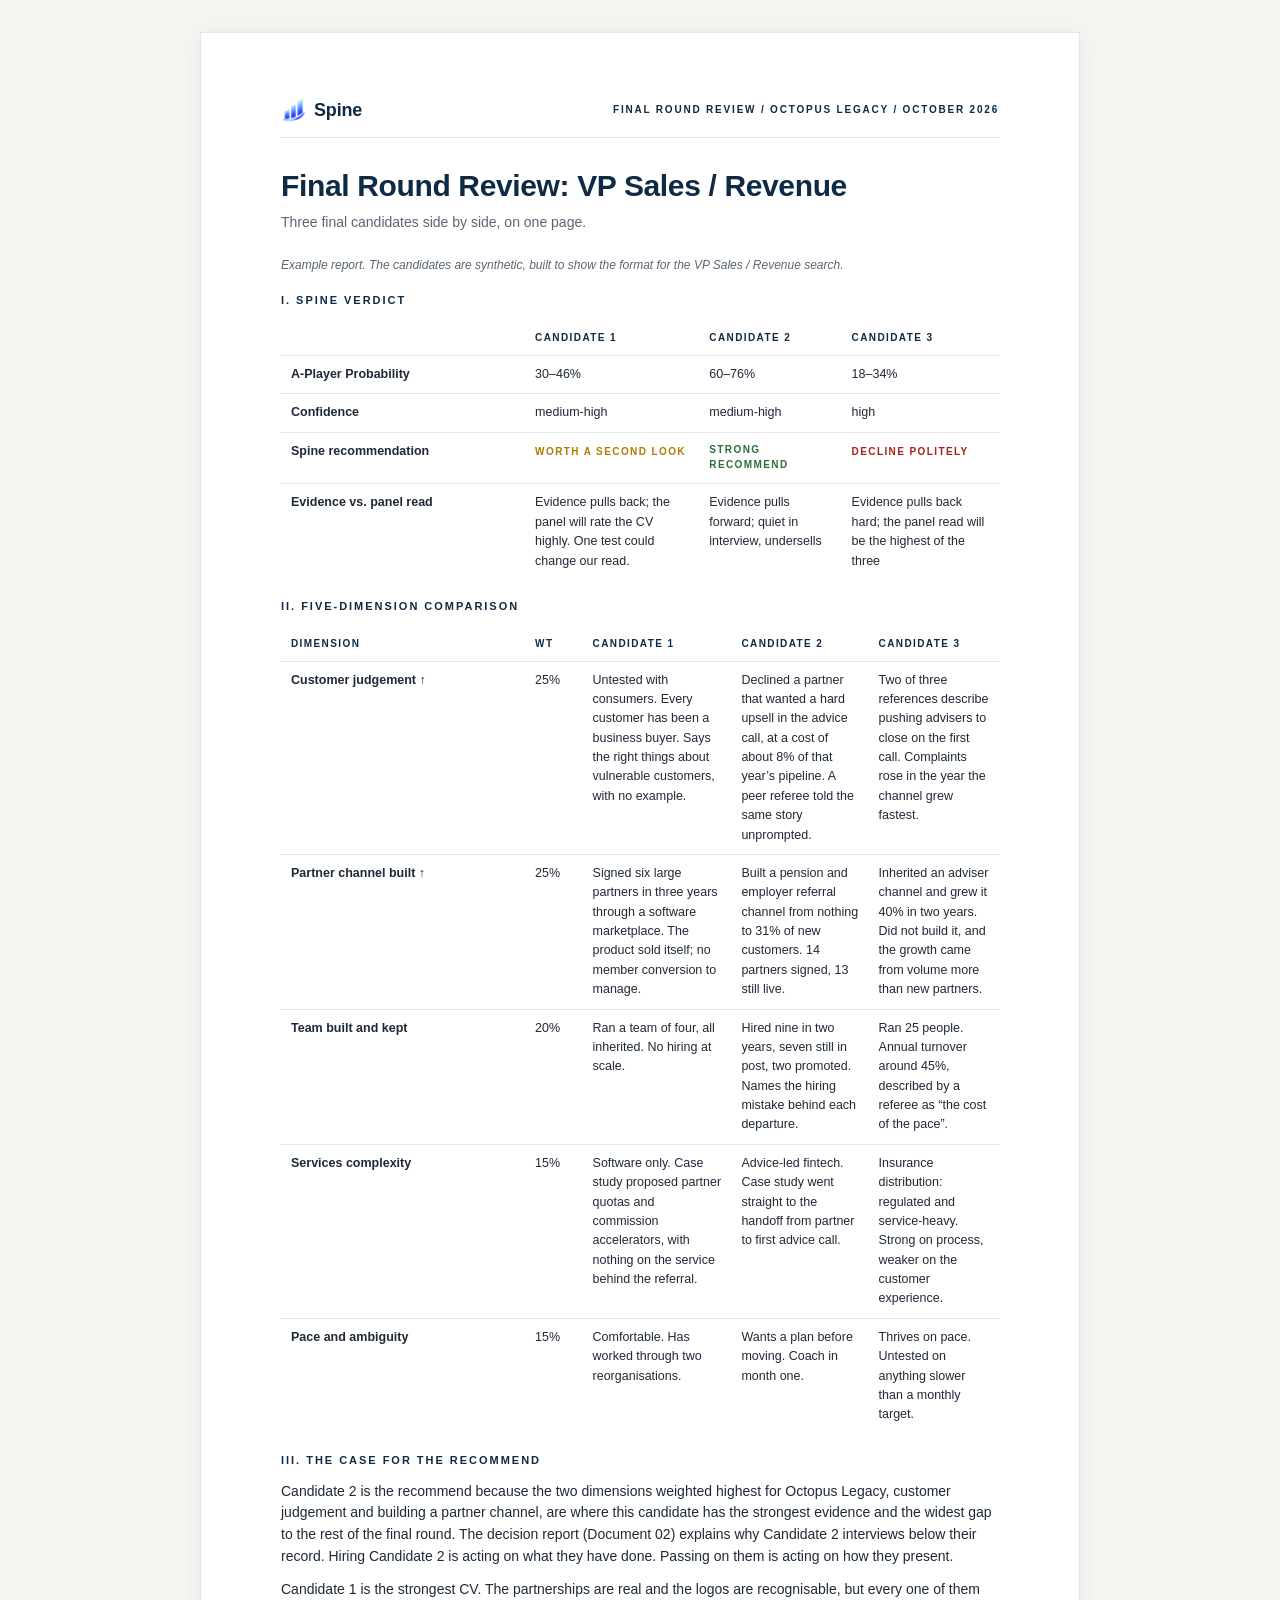
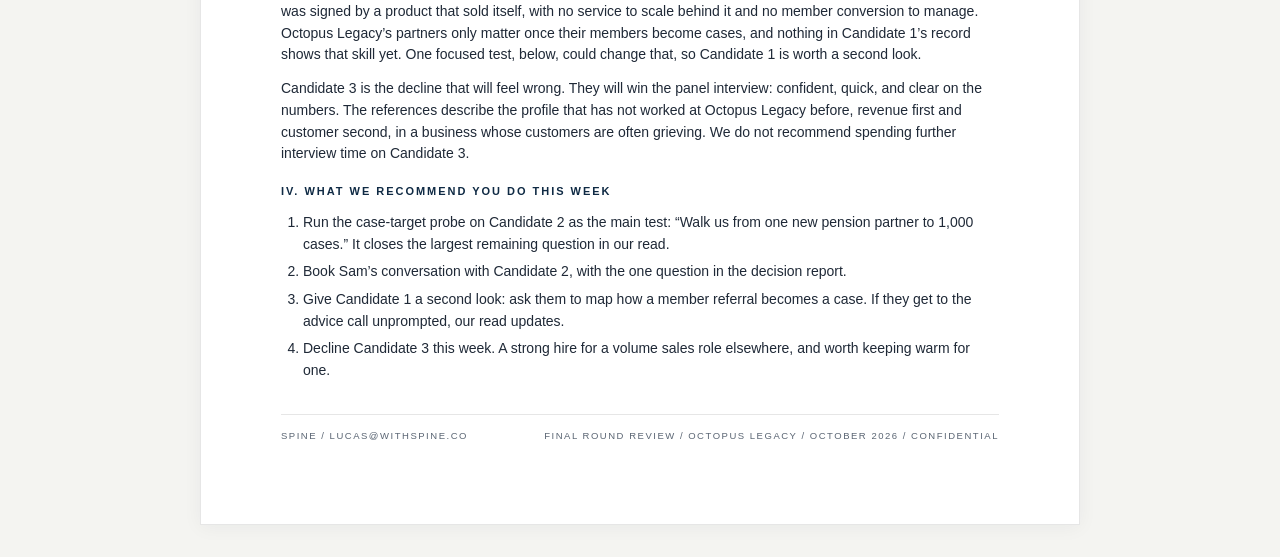
<file: docs/01 - Final Round Review.html>
<!doctype html>
<html lang="en">
<head>
<meta charset="utf-8" />
<meta name="viewport" content="width=device-width,initial-scale=1" />
<title>Spine, Final Round Review</title>
<link rel="stylesheet" href="_doc.css" />
<style>:root{ --spine-icon-url:url("_spine-icon.png"); }
h2.roman{border-top:none !important; padding-top:0 !important; margin-top:18px !important;}
table.slate-pos tbody tr:last-child td { border-bottom:none !important; }
.illus{ font-size:12px; color:var(--muted); font-style:italic; margin:0 0 14px 0; }
@media (max-width:640px){ table.slate-pos{ display:block; overflow-x:auto; } }
mark.rev{ background:#e9d5ff; color:inherit; padding:0 2px; -webkit-print-color-adjust:exact; print-color-adjust:exact; }
</style>
</head>
<body>
<article class="page">
  <header class="mast">
    <span class="lockup"><span class="icn" aria-hidden="true"></span><span>Spine</span></span>
    <div class="doc-mark">Final Round Review / Octopus Legacy / October 2026</div>
  </header>
  <div class="doc-head"><h1>Final Round Review: VP Sales / Revenue</h1><p class="dek">Three final candidates side by side, on one page.</p></div>
  <p class="illus">Example report. The candidates are synthetic, built to show the format for the VP Sales / Revenue search.</p>
  <h2 class="roman">I. Spine Verdict</h2>
  <table class="slate-pos">
    <thead><tr><th></th><th>Candidate 1</th><th>Candidate 2</th><th>Candidate 3</th></tr></thead>
    <tbody>
      <tr><td>A-Player Probability</td><td>30&ndash;46%</td><td>60&ndash;76%</td><td>18&ndash;34%</td></tr>
      <tr><td>Confidence</td><td>medium-high</td><td>medium-high</td><td>high</td></tr>
      <tr><td>Spine recommendation</td><td><span class="reco" style="color:#b27a00">Worth a second look</span></td><td><span class="reco good">Strong recommend</span></td><td><span class="reco bad">Decline politely</span></td></tr>
      <tr><td>Evidence vs. panel read</td><td>Evidence pulls back; the panel will rate the CV highly. One test could change our read.</td><td>Evidence pulls forward; quiet in interview, undersells</td><td>Evidence pulls back hard; the panel read will be the highest of the three</td></tr>
    </tbody>
  </table>

  <h2 class="roman">II. Five-Dimension Comparison</h2>
  <table class="slate-pos">
    <thead><tr><th>Dimension</th><th style="width:8%;">Wt</th><th>Candidate 1</th><th>Candidate 2</th><th>Candidate 3</th></tr></thead>
    <tbody>
      <tr class="boost"><td>Customer judgement &uarr;</td><td>25%</td>
        <td>Untested with consumers. Every customer has been a business buyer. Says the right things about vulnerable customers, with no example.</td>
        <td>Declined a partner that wanted a hard upsell in the advice call, at a cost of about 8% of that year&rsquo;s pipeline. A peer referee told the same story unprompted.</td>
        <td>Two of three references describe pushing advisers to close on the first call. Complaints rose in the year the channel grew fastest.</td></tr>
      <tr class="boost"><td>Partner channel built &uarr;</td><td>25%</td>
        <td>Signed six large partners in three years through a software marketplace. The product sold itself; no member conversion to manage.</td>
        <td>Built a pension and employer referral channel from nothing to 31% of new customers. 14 partners signed, 13 still live.</td>
        <td>Inherited an adviser channel and grew it 40% in two years. Did not build it, and the growth came from volume more than new partners.</td></tr>
      <tr><td>Team built and kept</td><td>20%</td>
        <td>Ran a team of four, all inherited. No hiring at scale.</td>
        <td>Hired nine in two years, seven still in post, two promoted. Names the hiring mistake behind each departure.</td>
        <td>Ran 25 people. Annual turnover around 45%, described by a referee as &ldquo;the cost of the pace&rdquo;.</td></tr>
      <tr><td>Services complexity</td><td>15%</td>
        <td>Software only. Case study proposed partner quotas and commission accelerators, with nothing on the service behind the referral.</td>
        <td>Advice-led fintech. Case study went straight to the handoff from partner to first advice call.</td>
        <td>Insurance distribution: regulated and service-heavy. Strong on process, weaker on the customer experience.</td></tr>
      <tr><td>Pace and ambiguity</td><td>15%</td>
        <td>Comfortable. Has worked through two reorganisations.</td>
        <td>Wants a plan before moving. Coach in month one.</td>
        <td>Thrives on pace. Untested on anything slower than a monthly target.</td></tr>
    </tbody>
  </table>

  <h2 class="roman">III. The Case for the Recommend</h2>
  <p>Candidate 2 is the recommend because the two dimensions weighted highest for Octopus Legacy, customer judgement and building a partner channel, are where this candidate has the strongest evidence and the widest gap to the rest of the final round. The decision report (Document 02) explains why Candidate 2 interviews below their record. Hiring Candidate 2 is acting on what they have done. Passing on them is acting on how they present.</p>
  <p>Candidate 1 is the strongest CV. The partnerships are real and the logos are recognisable, but every one of them was signed by a product that sold itself, with no service to scale behind it and no member conversion to manage. Octopus Legacy&rsquo;s partners only matter once their members become cases, and nothing in Candidate 1&rsquo;s record shows that skill yet. One focused test, below, could change that, so Candidate 1 is worth a second look.</p>
  <p>Candidate 3 is the decline that will feel wrong. They will win the panel interview: confident, quick, and clear on the numbers. The references describe the profile that has not worked at Octopus Legacy before, revenue first and customer second, in a business whose customers are often grieving. We do not recommend spending further interview time on Candidate 3.</p>

  <h2 class="roman">IV. What We Recommend You Do This Week</h2>
  <ol>
    <li>Run the case-target probe on Candidate 2 as the main test: &ldquo;Walk us from one new pension partner to 1,000 cases.&rdquo; It closes the largest remaining question in our read.</li>
    <li>Book Sam&rsquo;s conversation with Candidate 2, with the one question in the decision report.</li>
    <li>Give Candidate 1 a second look: ask them to map how a member referral becomes a case. If they get to the advice call unprompted, our read updates.</li>
    <li>Decline Candidate 3 this week. A strong hire for a volume sales role elsewhere, and worth keeping warm for one.</li>
  </ol>

  <div class="foot"><span>Spine / lucas@withspine.co</span><span>Final Round Review / Octopus Legacy / October 2026 / Confidential</span></div>
</article>
</body>
</html>
</file>
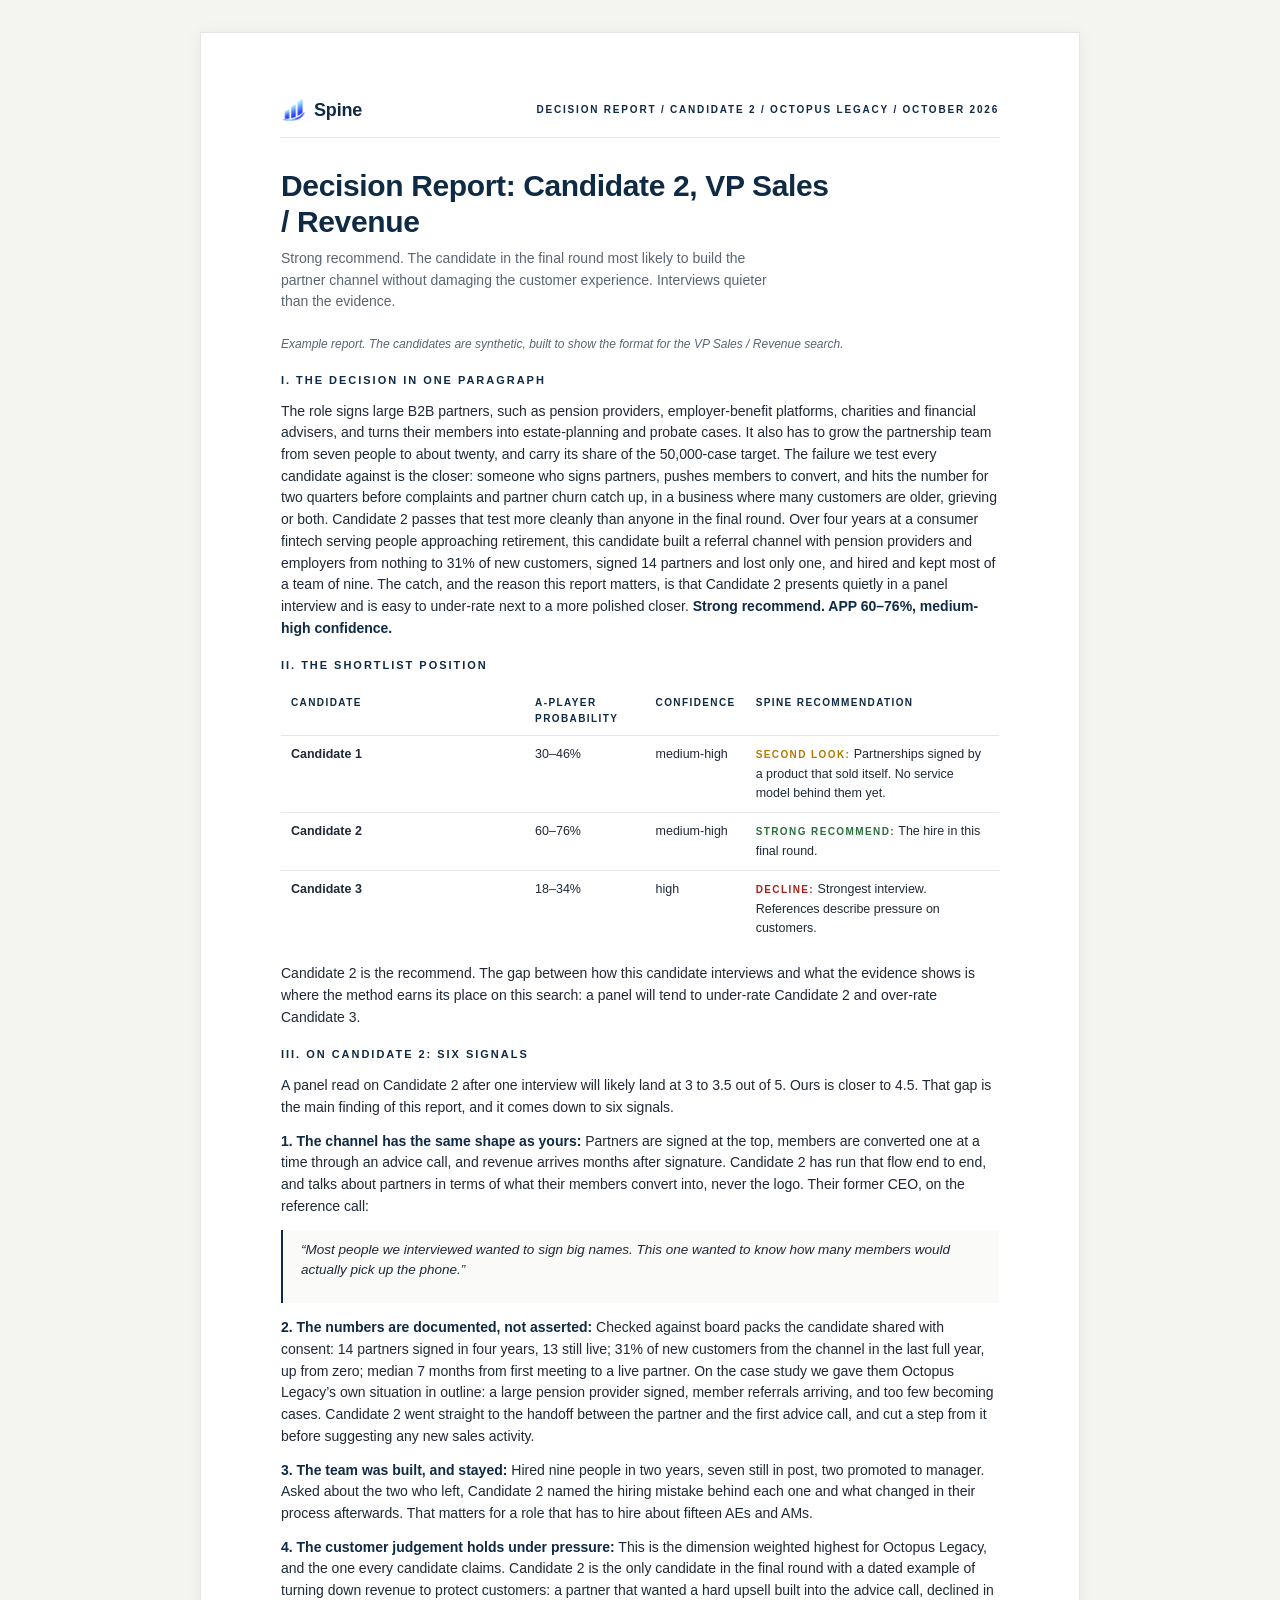
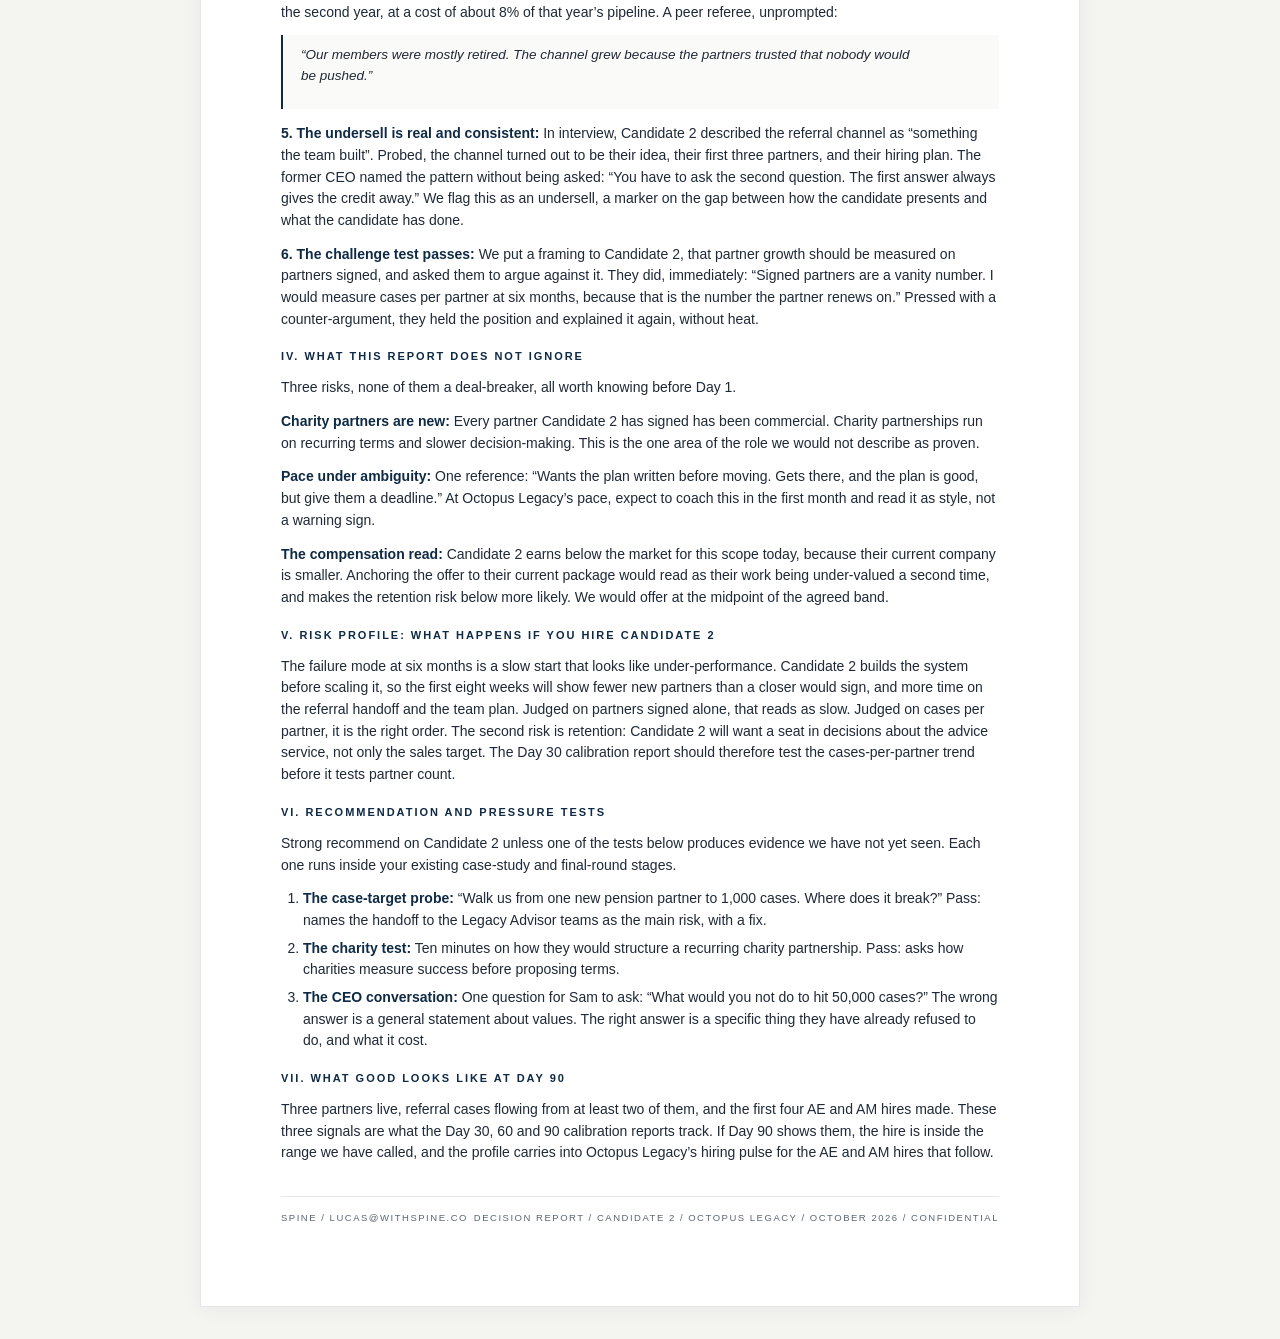
<file: docs/02 - Decision Report - Candidate 2.html>
<!doctype html>
<html lang="en">
<head>
<meta charset="utf-8" />
<meta name="viewport" content="width=device-width,initial-scale=1" />
<title>Spine, Decision Report, Candidate 2</title>
<link rel="stylesheet" href="_doc.css" />
<style>:root{ --spine-icon-url:url("_spine-icon.png"); }
h2.roman{border-top:none !important; padding-top:0 !important; margin-top:18px !important;}
table.slate-pos tbody tr:last-child td { border-bottom:none !important; }
.illus{ font-size:12px; color:var(--muted); font-style:italic; margin:0 0 14px 0; }
@media (max-width:640px){ table.slate-pos{ display:block; overflow-x:auto; } }
mark.rev{ background:#e9d5ff; color:inherit; padding:0 2px; -webkit-print-color-adjust:exact; print-color-adjust:exact; }
</style>
</head>
<body>
<article class="page">
  <header class="mast">
    <span class="lockup"><span class="icn" aria-hidden="true"></span><span>Spine</span></span>
    <div class="doc-mark">Decision Report / Candidate 2 / Octopus Legacy / October 2026</div>
  </header>
  <div class="doc-head"><h1>Decision Report: Candidate 2, VP Sales / Revenue</h1><p class="dek">Strong recommend. The candidate in the final round most likely to build the partner channel without damaging the customer experience. Interviews quieter than the evidence.</p></div>
  <p class="illus">Example report. The candidates are synthetic, built to show the format for the VP Sales / Revenue search.</p>
  <h2 class="roman">I. The Decision in One Paragraph</h2>
  <p>The role signs large B2B partners, such as pension providers, employer-benefit platforms, charities and financial advisers, and turns their members into estate-planning and probate cases. It also has to grow the partnership team from seven people to about twenty, and carry its share of the 50,000-case target. The failure we test every candidate against is the closer: someone who signs partners, pushes members to convert, and hits the number for two quarters before complaints and partner churn catch up, in a business where many customers are older, grieving or both. Candidate 2 passes that test more cleanly than anyone in the final round. Over four years at a consumer fintech serving people approaching retirement, this candidate built a referral channel with pension providers and employers from nothing to 31% of new customers, signed 14 partners and lost only one, and hired and kept most of a team of nine. The catch, and the reason this report matters, is that Candidate 2 presents quietly in a panel interview and is easy to under-rate next to a more polished closer. <strong>Strong recommend. APP 60&ndash;76%, medium-high confidence.</strong></p>

  <h2 class="roman">II. The Shortlist Position</h2>
  <table class="slate-pos">
    <thead><tr><th>Candidate</th><th>A-Player Probability</th><th>Confidence</th><th>Spine recommendation</th></tr></thead>
    <tbody>
      <tr><td>Candidate 1</td><td>30&ndash;46%</td><td>medium-high</td><td><span class="reco" style="color:#b27a00">Second look:</span> Partnerships signed by a product that sold itself. No service model behind them yet.</td></tr>
      <tr><td>Candidate 2</td><td>60&ndash;76%</td><td>medium-high</td><td><span class="reco good">Strong recommend:</span> The hire in this final round.</td></tr>
      <tr><td>Candidate 3</td><td>18&ndash;34%</td><td>high</td><td><span class="reco bad">Decline:</span> Strongest interview. References describe pressure on customers.</td></tr>
    </tbody>
  </table>
  <p>Candidate 2 is the recommend. The gap between how this candidate interviews and what the evidence shows is where the method earns its place on this search: a panel will tend to under-rate Candidate 2 and over-rate Candidate 3.</p>

  <h2 class="roman">III. On Candidate 2: Six Signals</h2>
  <p>A panel read on Candidate 2 after one interview will likely land at 3 to 3.5 out of 5. Ours is closer to 4.5. That gap is the main finding of this report, and it comes down to six signals.</p>
  <p><strong>1. The channel has the same shape as yours:</strong> Partners are signed at the top, members are converted one at a time through an advice call, and revenue arrives months after signature. Candidate 2 has run that flow end to end, and talks about partners in terms of what their members convert into, never the logo. Their former CEO, on the reference call:</p>
  <blockquote><p>&ldquo;Most people we interviewed wanted to sign big names. This one wanted to know how many members would actually pick up the phone.&rdquo;</p></blockquote>
  <p><strong>2. The numbers are documented, not asserted:</strong> Checked against board packs the candidate shared with consent: 14 partners signed in four years, 13 still live; 31% of new customers from the channel in the last full year, up from zero; median 7 months from first meeting to a live partner. On the case study we gave them Octopus Legacy&rsquo;s own situation in outline: a large pension provider signed, member referrals arriving, and too few becoming cases. Candidate 2 went straight to the handoff between the partner and the first advice call, and cut a step from it before suggesting any new sales activity.</p>
  <p><strong>3. The team was built, and stayed:</strong> Hired nine people in two years, seven still in post, two promoted to manager. Asked about the two who left, Candidate 2 named the hiring mistake behind each one and what changed in their process afterwards. That matters for a role that has to hire about fifteen AEs and AMs.</p>
  <p><strong>4. The customer judgement holds under pressure:</strong> This is the dimension weighted highest for Octopus Legacy, and the one every candidate claims. Candidate 2 is the only candidate in the final round with a dated example of turning down revenue to protect customers: a partner that wanted a hard upsell built into the advice call, declined in the second year, at a cost of about 8% of that year&rsquo;s pipeline. A peer referee, unprompted:</p>
  <blockquote><p>&ldquo;Our members were mostly retired. The channel grew because the partners trusted that nobody would be pushed.&rdquo;</p></blockquote>
  <p><strong>5. The undersell is real and consistent:</strong> In interview, Candidate 2 described the referral channel as &ldquo;something the team built&rdquo;. Probed, the channel turned out to be their idea, their first three partners, and their hiring plan. The former CEO named the pattern without being asked: &ldquo;You have to ask the second question. The first answer always gives the credit away.&rdquo; We flag this as an undersell, a marker on the gap between how the candidate presents and what the candidate has done.</p>
  <p><strong>6. The challenge test passes:</strong> We put a framing to Candidate 2, that partner growth should be measured on partners signed, and asked them to argue against it. They did, immediately: &ldquo;Signed partners are a vanity number. I would measure cases per partner at six months, because that is the number the partner renews on.&rdquo; Pressed with a counter-argument, they held the position and explained it again, without heat.</p>

  <h2 class="roman">IV. What This Report Does Not Ignore</h2>
  <p>Three risks, none of them a deal-breaker, all worth knowing before Day 1.</p>
  <p><strong>Charity partners are new:</strong> Every partner Candidate 2 has signed has been commercial. Charity partnerships run on recurring terms and slower decision-making. This is the one area of the role we would not describe as proven.</p>
  <p><strong>Pace under ambiguity:</strong> One reference: &ldquo;Wants the plan written before moving. Gets there, and the plan is good, but give them a deadline.&rdquo; At Octopus Legacy&rsquo;s pace, expect to coach this in the first month and read it as style, not a warning sign.</p>
  <p><strong>The compensation read:</strong> Candidate 2 earns below the market for this scope today, because their current company is smaller. Anchoring the offer to their current package would read as their work being under-valued a second time, and makes the retention risk below more likely. We would offer at the midpoint of the agreed band.</p>

  <h2 class="roman">V. Risk Profile: What Happens If You Hire Candidate 2</h2>
  <p>The failure mode at six months is a slow start that looks like under-performance. Candidate 2 builds the system before scaling it, so the first eight weeks will show fewer new partners than a closer would sign, and more time on the referral handoff and the team plan. Judged on partners signed alone, that reads as slow. Judged on cases per partner, it is the right order. The second risk is retention: Candidate 2 will want a seat in decisions about the advice service, not only the sales target. The Day 30 calibration report should therefore test the cases-per-partner trend before it tests partner count.</p>

  <h2 class="roman">VI. Recommendation and Pressure Tests</h2>
  <p>Strong recommend on Candidate 2 unless one of the tests below produces evidence we have not yet seen. Each one runs inside your existing case-study and final-round stages.</p>
  <ol>
    <li><strong>The case-target probe:</strong> &ldquo;Walk us from one new pension partner to 1,000 cases. Where does it break?&rdquo; Pass: names the handoff to the Legacy Advisor teams as the main risk, with a fix.</li>
    <li><strong>The charity test:</strong> Ten minutes on how they would structure a recurring charity partnership. Pass: asks how charities measure success before proposing terms.</li>
    <li><strong>The CEO conversation:</strong> One question for Sam to ask: &ldquo;What would you not do to hit 50,000 cases?&rdquo; The wrong answer is a general statement about values. The right answer is a specific thing they have already refused to do, and what it cost.</li>
  </ol>

  <h2 class="roman">VII. What Good Looks Like at Day 90</h2>
  <p>Three partners live, referral cases flowing from at least two of them, and the first four AE and AM hires made. These three signals are what the Day 30, 60 and 90 calibration reports track. If Day 90 shows them, the hire is inside the range we have called, and the profile carries into Octopus Legacy&rsquo;s hiring pulse for the AE and AM hires that follow.</p>

  <div class="foot"><span>Spine / lucas@withspine.co</span><span>Decision Report / Candidate 2 / Octopus Legacy / October 2026 / Confidential</span></div>
</article>
</body>
</html>
</file>
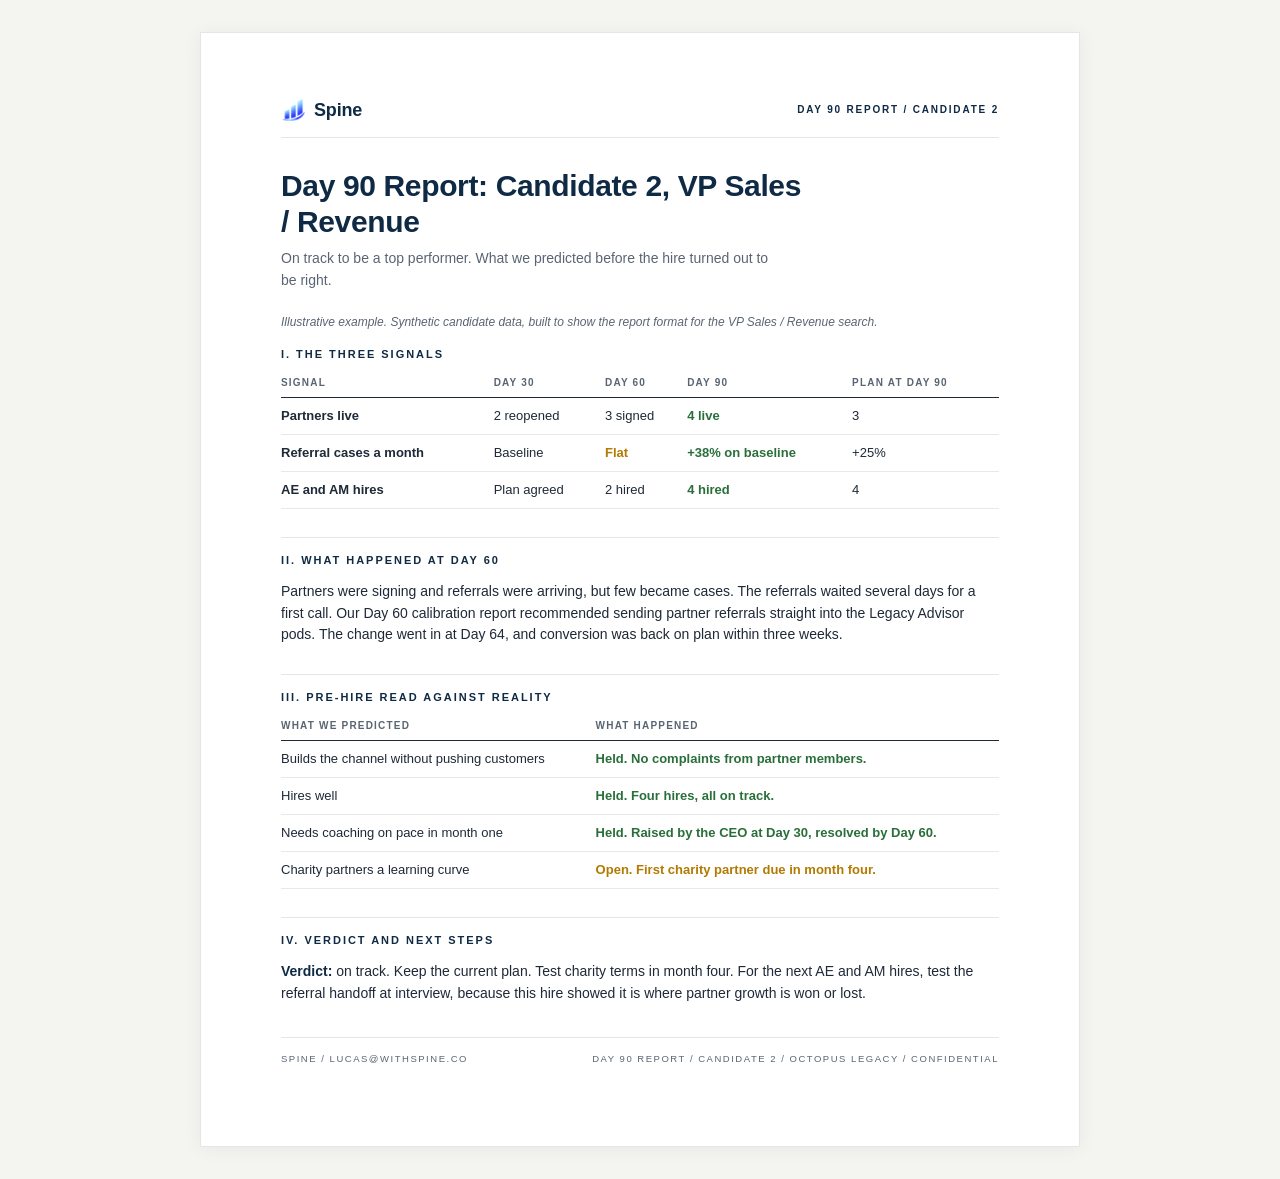
<file: docs/03 - Day 90 Report - Candidate 2.html>
<!doctype html>
<html lang="en">
<head>
<meta charset="utf-8" />
<meta name="viewport" content="width=device-width,initial-scale=1" />
<title>Spine, Day 90 Report, Candidate 2</title>
<link rel="stylesheet" href="_doc.css" />
<style>
  :root{ --spine-icon-url:url("_spine-icon.png"); }
  body{ font-size:14px; line-height:1.55; }
  table.t{ width:100%; border-collapse:collapse; margin:6px 0 14px 0; font-size:13px; }
  table.t th{ text-align:left; font-size:10px; letter-spacing:0.12em; text-transform:uppercase; color:var(--muted); font-weight:700; padding:0 10px 6px 0; border-bottom:1px solid var(--ink); }
  table.t td{ padding:8px 10px 8px 0; border-bottom:1px solid #e8e8e8; vertical-align:top; }
  table.t td.n{ font-weight:700; color:var(--navy); white-space:nowrap; }
  .good{ color:#2a6f3a; font-weight:700; } .bad{ color:#a8201a; font-weight:700; } .warn{ color:#b27a00; font-weight:700; }
  .illus{ font-size:12px; color:var(--muted); font-style:italic; margin:0 0 14px 0; }
  blockquote{ margin:10px 0 12px 0; padding:8px 16px; border-left:3px solid var(--navy); background:#fafaf8; }
  blockquote p{ margin:0; }
mark.rev{ background:#e9d5ff; color:inherit; padding:0 2px; -webkit-print-color-adjust:exact; print-color-adjust:exact; }
</style>
</head>
<body>
<article class="page">
  <header class="mast">
    <span class="lockup"><span class="icn" aria-hidden="true"></span><span>Spine</span></span>
    <div class="doc-mark">Day 90 Report / Candidate 2</div>
  </header>
  <div class="doc-head"><h1>Day 90 Report: Candidate 2, VP Sales / Revenue</h1><p class="dek">On track to be a top performer. What we predicted before the hire turned out to be right.</p></div>
  <p class="illus">Illustrative example. Synthetic candidate data, built to show the report format for the VP Sales / Revenue search.</p>
  <h2 class="roman">I. The three signals</h2>
  <table class="t">
    <thead><tr><th>Signal</th><th>Day 30</th><th>Day 60</th><th>Day 90</th><th>Plan at Day 90</th></tr></thead>
    <tbody>
      <tr><td><strong>Partners live</strong></td><td>2 reopened</td><td>3 signed</td><td class="good">4 live</td><td>3</td></tr>
      <tr><td><strong>Referral cases a month</strong></td><td>Baseline</td><td class="warn">Flat</td><td class="good">+38% on baseline</td><td>+25%</td></tr>
      <tr><td><strong>AE and AM hires</strong></td><td>Plan agreed</td><td>2 hired</td><td class="good">4 hired</td><td>4</td></tr>
    </tbody>
  </table>

  <h2 class="roman">II. What happened at Day 60</h2>
  <p>Partners were signing and referrals were arriving, but few became cases. The referrals waited several days for a first call. Our Day 60 calibration report recommended sending partner referrals straight into the Legacy Advisor pods. The change went in at Day 64, and conversion was back on plan within three weeks.</p>

  <h2 class="roman">III. Pre-hire read against reality</h2>
  <table class="t">
    <thead><tr><th>What we predicted</th><th>What happened</th></tr></thead>
    <tbody>
      <tr><td>Builds the channel without pushing customers</td><td class="good">Held. No complaints from partner members.</td></tr>
      <tr><td>Hires well</td><td class="good">Held. Four hires, all on track.</td></tr>
      <tr><td>Needs coaching on pace in month one</td><td class="good">Held. Raised by the CEO at Day 30, resolved by Day 60.</td></tr>
      <tr><td>Charity partners a learning curve</td><td class="warn">Open. First charity partner due in month four.</td></tr>
    </tbody>
  </table>

  <h2 class="roman">IV. Verdict and next steps</h2>
  <p><strong>Verdict:</strong> on track. Keep the current plan. Test charity terms in month four. For the next AE and AM hires, test the referral handoff at interview, because this hire showed it is where partner growth is won or lost.</p>

  <div class="foot"><span>Spine / lucas@withspine.co</span><span>Day 90 Report / Candidate 2 / Octopus Legacy / Confidential</span></div>
</article>
</body>
</html>
</file>
<file: docs/_doc.css>
/* Spine memo document — shared styles for docs/*.html */
@font-face { font-display: swap; }

:root{
  --ink:#1f2937;
  --ink-soft:#2a2a2a;
  --navy:#0f2a44;
  --muted:#5a6573;
  --rule:#e6e6e6;
  --rule-strong:#d8d8d8;
  --paper:#ffffff;
  --bg:#f4f4f1;
}

*{box-sizing:border-box;}
html,body{margin:0;padding:0;}
body{
  background:var(--bg);
  color:var(--ink);
  font-family:"Helvetica Neue", Helvetica, Arial, sans-serif;
  font-size:14px;
  line-height:1.55;
  -webkit-font-smoothing:antialiased;
  -moz-osx-font-smoothing:grayscale;
}

.page{
  max-width:880px;
  margin:32px auto;
  background:var(--paper);
  padding:64px 80px 80px 80px;
  border:1px solid var(--rule);
  box-shadow:0 2px 18px rgba(15,42,68,0.05);
  position:relative;
}
.page + .page{margin-top:0;}

/* Masthead */
.mast{
  display:flex;
  align-items:center;
  justify-content:space-between;
  padding-bottom:14px;
  border-bottom:1px solid var(--rule);
  margin-bottom:30px;
}
.mast .lockup{
  display:inline-flex;
  align-items:center;
  gap:9px;
  color:var(--navy);
  font-weight:700;
  font-size:18px;
  letter-spacing:-0.01em;
  line-height:1;
  text-decoration:none;
}
.mast .lockup .icn{
  width:24px; height:26px;
  background-image:var(--spine-icon-url);
  background-size:contain;
  background-repeat:no-repeat;
  background-position:center;
  display:inline-block;
  flex-shrink:0;
}
.mast .doc-mark{
  font-size:10px;
  color:var(--navy);
  letter-spacing:0.18em;
  text-transform:uppercase;
  font-weight:600;
}

/* Doc head: title + dek */
.doc-head h1{
  font-size:30px;
  font-weight:700;
  color:var(--navy);
  letter-spacing:-0.012em;
  line-height:1.2;
  margin:0 0 8px 0;
  max-width:36ch;
  text-wrap:pretty;
}
.doc-head .dek{
  color:var(--muted);
  font-size:14px;
  line-height:1.55;
  margin:0 0 22px 0;
  max-width:64ch;
}

/* Memo header (To/From/Re) */

/* Roman numeral section heading */
h2.roman{
  font-size:11px;
  color:var(--navy);
  letter-spacing:0.18em;
  text-transform:uppercase;
  font-weight:700;
  margin:28px 0 12px 0;
  padding-top:14px;
  border-top:1px solid var(--rule);
}
h2.roman:first-of-type{padding-top:0; border-top:none; margin-top:0;}

p{
  margin:0 0 12px 0;
  color:var(--ink);
  text-wrap:pretty;
}
p strong{font-weight:700; color:#0f2a44;}
p em{color:var(--ink-soft);}

ul, ol{
  margin:0 0 14px 0;
  padding-left:22px;
}
li{margin-bottom:6px;}
li strong{color:var(--navy); font-weight:700;}

/* Quote */
blockquote{
  margin:8px 0 14px 0;
  padding:10px 18px;
  border-left:2px solid var(--navy);
  background:#fafaf8;
  color:var(--ink-soft);
  font-style:italic;
  font-size:13.5px;
}

/* Tables */
table.tbl{
  width:100%;
  border-collapse:collapse;
  margin:8px 0 18px 0;
  font-size:12.5px;
}
table.tbl th, table.tbl td{
  text-align:left;
  vertical-align:top;
  padding:8px 10px;
  border-bottom:1px solid var(--rule);
}
table.tbl th{
  font-size:10px;
  text-transform:uppercase;
  letter-spacing:0.14em;
  color:var(--navy);
  font-weight:700;
  border-bottom:1px solid var(--rule-strong);
  background:transparent;
}
table.tbl td.lab{font-weight:700; color:var(--ink); width:32%;}
table.tbl td.cb{text-align:center; width:60px;}
table.tbl tr.boost td.lab::after{content:" \2191"; color:var(--navy); font-weight:800;}

/* Form-style checkbox */
.box{
  display:inline-block;
  width:13px; height:13px;
  border:1px solid #b8b8b8;
  background:#fff;
  vertical-align:-2px;
}
.box.fill{background:var(--navy); border-color:var(--navy);}

/* Inline radio cluster (used in templates) */
.opts{display:flex; gap:14px; flex-wrap:wrap; font-size:12.5px;}
.opts label{display:inline-flex; align-items:center; gap:6px; color:var(--ink-soft);}

/* Lined fill area — for blank templates */
.lined{
  border:1px solid var(--rule);
  height:42px;
  background:repeating-linear-gradient(to bottom, transparent 0 13px, var(--rule) 13px 14px);
  margin:6px 0 12px 0;
  position:relative;
}
.lined.tall{height:78px;}
.lined .lbl{
  position:absolute;
  top:-7px; left:8px;
  background:#fff;
  padding:0 6px;
  font-size:9.5px;
  color:var(--navy);
  letter-spacing:0.14em;
  text-transform:uppercase;
  font-weight:700;
}

/* Framework weight bars */
.fw{margin:6px 0 14px 0;}
.fw-row{display:flex; align-items:center; gap:10px; margin:5px 0;}
.fw-row .lab{width:170px; font-size:12px; color:var(--ink);}
.fw-row .bar{height:9px; background:var(--navy);}
.fw-row .pct{font-size:11px; color:var(--muted); width:36px; text-align:right; font-variant-numeric:tabular-nums;}
.fw-row.boost .lab::after{content:" \2191"; color:var(--navy); font-weight:800;}

/* Slate position table */
.slate-pos{width:100%; border-collapse:collapse; margin:8px 0 16px 0; font-size:12.5px;}
.slate-pos th, .slate-pos td{
  padding:9px 10px;
  border-bottom:1px solid var(--rule);
  text-align:left;
  vertical-align:top;
}
.slate-pos th{
  font-size:10px;
  text-transform:uppercase;
  letter-spacing:0.14em;
  color:var(--navy);
  font-weight:700;
}
.slate-pos td:first-child{font-weight:700; color:var(--ink); width:34%;}
.slate-pos td .reco{
  display:inline-block;
  font-size:10px; font-weight:700;
  letter-spacing:0.14em; text-transform:uppercase;
}
.slate-pos td .reco.bad{color:#a8201a;}
.slate-pos td .reco.good{color:#2a6f3a;}

/* Score grid (Doc 03) */
.score-head, .score-row{
  display:grid;
  grid-template-columns:200px repeat(5,32px);
  gap:8px;
  align-items:center;
  font-size:12px;
}
.score-head{margin-top:6px; font-size:9.5px; color:var(--muted); letter-spacing:0.14em; text-transform:uppercase;}
.score-head .sb{text-align:center;}
.score-row{margin:4px 0;}
.score-row .sl{color:var(--ink);}
.score-row .sb{
  height:22px;
  border:1px solid #b8b8b8;
  background:#fff;
}
.score-row .sb.fill{background:var(--navy); border-color:var(--navy);}
.cand-block{
  margin:18px 0 6px 0;
  padding-top:12px;
  border-top:1px solid var(--rule);
}
.cand-block:first-of-type{border-top:none; padding-top:0;}
.cand-block .cn{
  font-size:11px;
  color:var(--navy);
  letter-spacing:0.14em;
  text-transform:uppercase;
  font-weight:700;
  margin-bottom:6px;
}
.cand-block .meta-row{
  display:flex; gap:24px;
  font-size:11.5px;
  color:var(--ink);
  margin-bottom:10px;
}
.cand-block .meta-row span b{font-weight:700; color:var(--navy); margin-right:6px; letter-spacing:0.04em;}

/* Footer */
.foot{
  margin-top:32px;
  padding-top:14px;
  border-top:1px solid var(--rule);
  display:flex;
  justify-content:space-between;
  font-size:9.5px;
  color:var(--muted);
  letter-spacing:0.16em;
  text-transform:uppercase;
}

/* Sibling-page link bar (templates next to filled-in versions) */
.sibling{
  max-width:880px;
  margin:0 auto 24px auto;
  display:flex; gap:12px; align-items:center; justify-content:center;
  font-size:12px; color:var(--muted);
}
.sibling a{
  color:var(--navy); text-decoration:none; font-weight:600;
  border:1px solid var(--navy);
  padding:6px 14px;
}
.sibling a:hover{background:var(--navy); color:#fff;}
.sibling a.current{background:var(--navy); color:#fff;}

/* Print */
@page{ size: A4; margin: 18mm; }
@media print{
  body{background:#fff;}
  .page{margin:0; box-shadow:none; border:none; max-width:none; padding:0;}
  .sibling{display:none;}
}

@media (max-width:760px){
  .page{padding:32px 24px;}
  .doc-head h1{font-size:24px;}
}

mark{ background:#fff59d; color:inherit; padding:0 2px; border-radius:2px; -webkit-print-color-adjust:exact; print-color-adjust:exact; }
</file>
